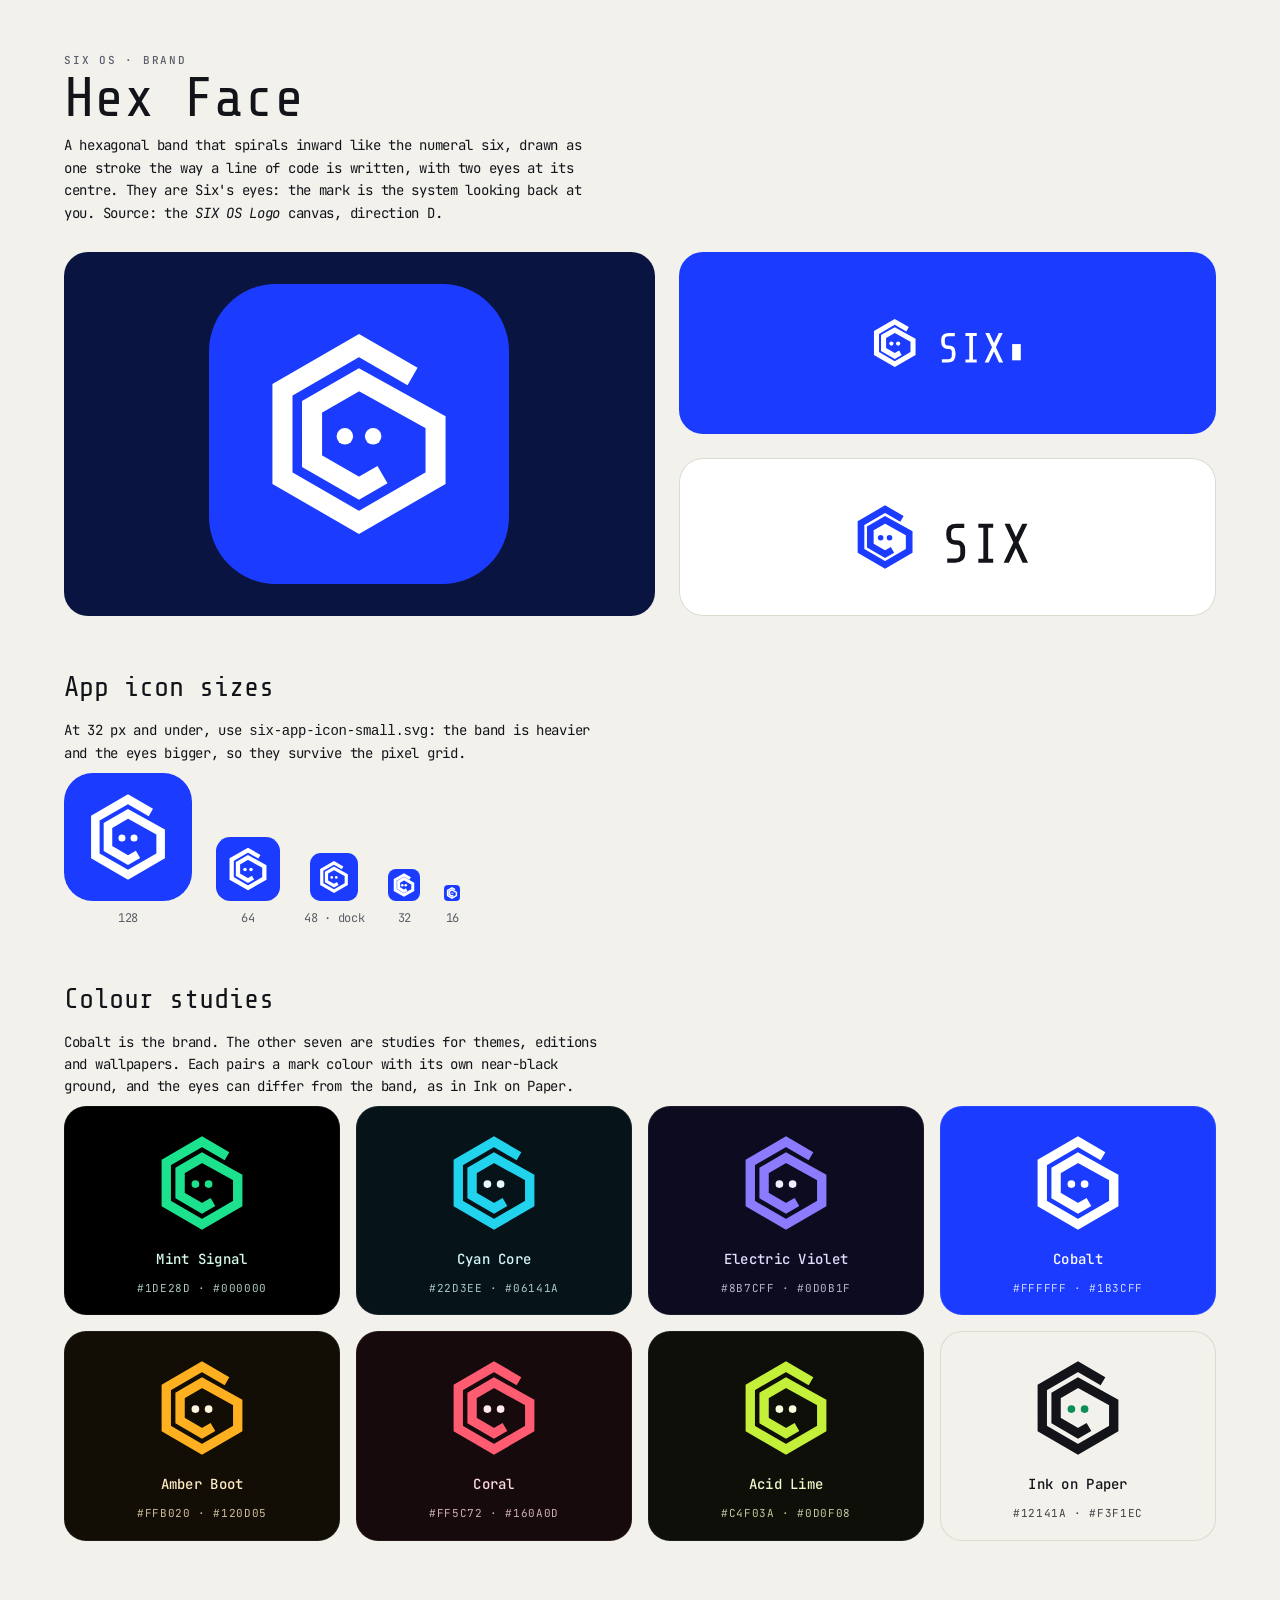
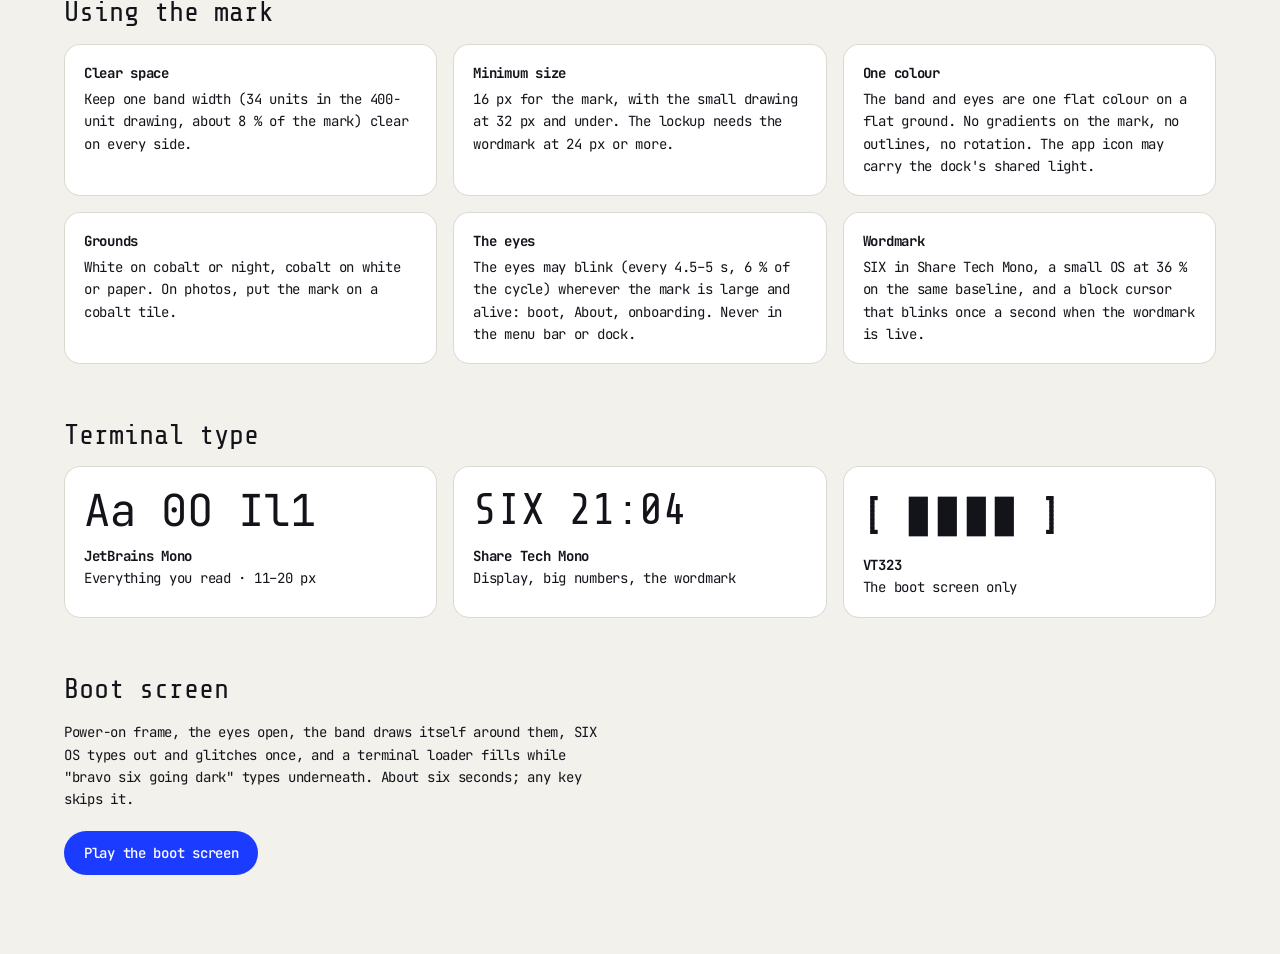
<file: design/brand/index.html>
<!doctype html>
<html lang="en">
<head>
<meta charset="utf-8">
<meta name="viewport" content="width=device-width, initial-scale=1">
<title>SIX Brand Sheet</title>
<meta name="description" content="The SIX OS mark, app icon, wordmark, colour studies and type, with the boot screen.">
<link rel="icon" href="six-app-icon-small.svg">
<link rel="preconnect" href="https://fonts.googleapis.com">
<link rel="preconnect" href="https://fonts.gstatic.com" crossorigin>
<link rel="stylesheet" href="https://fonts.googleapis.com/css2?family=JetBrains+Mono:wght@400;500;700&family=Share+Tech+Mono&family=VT323&display=swap">
<style>
:root {
  --brand: #1b3cff; --brand-ink: #c9d3ff; --night: #0a1440; --paper: #f3f1ec; --ink: #12141a; --muted: #5b5f6b; --line: #dcd9d1;
  --font-ui: "JetBrains Mono", ui-monospace, monospace; --font-display: "Share Tech Mono", "JetBrains Mono", monospace; --font-pixel: "VT323", monospace;
}
* { box-sizing: border-box; }
body { margin: 0; background: var(--paper); color: var(--ink); font: 400 14px/1.6 var(--font-ui); letter-spacing: -0.02em; -webkit-font-smoothing: antialiased; }
main { max-width: 1200px; margin: 0 auto; padding: 48px 24px 80px; }
h1 { font: 400 56px/1 var(--font-display); letter-spacing: 0; margin: 0; }
h2 { font: 400 28px/1.1 var(--font-display); letter-spacing: 0; margin: 56px 0 16px; }
.eyebrow { font: 500 11px/1.4 var(--font-ui); letter-spacing: 0.16em; text-transform: uppercase; color: var(--muted); }
p { max-width: 68ch; margin: 8px 0; }
a { color: var(--brand); }
.hero { display: grid; grid-template-columns: 1.1fr 1fr; gap: 24px; margin-top: 28px; }
.tile { border-radius: 24px; display: grid; place-items: center; min-height: 300px; padding: 32px; }
.night { background: var(--night); }
.cobalt { background: var(--brand); color: #fff; }
.white { background: #fff; box-shadow: inset 0 0 0 1px var(--line); }
.stack { display: grid; gap: 24px; }
.stack .tile { min-height: 138px; }
.icons { display: flex; align-items: flex-end; gap: 24px; flex-wrap: wrap; }
.icons figure { margin: 0; display: grid; justify-items: center; gap: 8px; font-size: 12px; color: var(--muted); }
.grid8 { display: grid; grid-template-columns: repeat(4, minmax(0, 1fr)); gap: 16px; }
.pal { border-radius: 22px; padding: 22px 12px 18px; display: grid; justify-items: center; gap: 14px; box-shadow: inset 0 0 0 1px rgba(255, 255, 255, 0.06); }
.pal svg { width: 110px; height: 110px; }
.pal b { font: 500 14px/1 var(--font-ui); letter-spacing: 0.02em; }
.pal small { font-size: 11px; letter-spacing: 0.06em; opacity: 0.8; }
.rules { display: grid; grid-template-columns: repeat(3, minmax(0, 1fr)); gap: 16px; }
.rule { background: #fff; border-radius: 16px; padding: 18px 20px; box-shadow: inset 0 0 0 1px var(--line); }
.rule b { display: block; margin-bottom: 4px; }
.faces { display: grid; grid-template-columns: repeat(3, minmax(0, 1fr)); gap: 16px; }
.face { background: #fff; border-radius: 16px; padding: 20px; box-shadow: inset 0 0 0 1px var(--line); }
.face .big { display: block; font-size: 44px; line-height: 1.1; margin-bottom: 10px; }
.bootlink { display: inline-flex; align-items: center; gap: 10px; margin-top: 12px; min-height: 44px; padding: 10px 20px; border-radius: 999px; background: var(--brand); color: #fff; text-decoration: none; font-weight: 500; }
.bootlink:focus-visible { outline: 2px solid var(--brand); outline-offset: 3px; }
@media (max-width: 860px) {
  .hero, .rules, .faces { grid-template-columns: 1fr; }
  .grid8 { grid-template-columns: repeat(2, minmax(0, 1fr)); }
  h1 { font-size: 40px; }
}
</style>
</head>
<body>
<main>
  <span class="eyebrow">SIX OS · brand</span>
  <h1>Hex Face</h1>
  <p>A hexagonal band that spirals inward like the numeral six, drawn as one stroke the way a line of code is written, with two eyes at its centre. They are Six's eyes: the mark is the system looking back at you. Source: the <em>SIX OS Logo</em> canvas, direction D.</p>

  <div class="hero">
    <div class="tile night"><img src="six-app-icon.svg" width="300" height="300" alt="SIX app icon: the white hex face on a cobalt rounded square"></div>
    <div class="stack">
      <div class="tile cobalt"><img src="six-lockup-cobalt.svg" height="104" alt="SIX OS lockup, white on cobalt, with the terminal cursor" style="max-width: 100%"></div>
      <div class="tile white"><img src="six-lockup.svg" height="80" alt="SIX OS lockup, cobalt mark and ink wordmark on white" style="max-width: 100%"></div>
    </div>
  </div>

  <h2>App icon sizes</h2>
  <p>At 32 px and under, use <code>six-app-icon-small.svg</code>: the band is heavier and the eyes bigger, so they survive the pixel grid.</p>
  <div class="icons">
    <figure><img src="six-app-icon.svg" width="128" height="128" alt=""><figcaption>128</figcaption></figure>
    <figure><img src="six-app-icon.svg" width="64" height="64" alt=""><figcaption>64</figcaption></figure>
    <figure><img src="six-app-icon.svg" width="48" height="48" alt=""><figcaption>48 · dock</figcaption></figure>
    <figure><img src="six-app-icon-small.svg" width="32" height="32" alt=""><figcaption>32</figcaption></figure>
    <figure><img src="six-app-icon-small.svg" width="16" height="16" alt=""><figcaption>16</figcaption></figure>
  </div>

  <h2>Colour studies</h2>
  <p>Cobalt is the brand. The other seven are studies for themes, editions and wallpapers. Each pairs a mark colour with its own near-black ground, and the eyes can differ from the band, as in Ink on Paper.</p>
  <div class="grid8" id="pals"></div>

  <h2>Using the mark</h2>
  <div class="rules">
    <div class="rule"><b>Clear space</b>Keep one band width (34 units in the 400-unit drawing, about 8 % of the mark) clear on every side.</div>
    <div class="rule"><b>Minimum size</b>16 px for the mark, with the small drawing at 32 px and under. The lockup needs the wordmark at 24 px or more.</div>
    <div class="rule"><b>One colour</b>The band and eyes are one flat colour on a flat ground. No gradients on the mark, no outlines, no rotation. The app icon may carry the dock's shared light.</div>
    <div class="rule"><b>Grounds</b>White on cobalt or night, cobalt on white or paper. On photos, put the mark on a cobalt tile.</div>
    <div class="rule"><b>The eyes</b>The eyes may blink (every 4.5–5 s, 6 % of the cycle) wherever the mark is large and alive: boot, About, onboarding. Never in the menu bar or dock.</div>
    <div class="rule"><b>Wordmark</b>SIX in Share Tech Mono, a small OS at 36 % on the same baseline, and a block cursor that blinks once a second when the wordmark is live.</div>
  </div>

  <h2>Terminal type</h2>
  <div class="faces">
    <div class="face"><span class="big" style="font-family: var(--font-ui)">Aa 0O Il1</span><b>JetBrains Mono</b><br>Everything you read · 11–20 px</div>
    <div class="face"><span class="big" style="font-family: var(--font-display)">SIX 21:04</span><b>Share Tech Mono</b><br>Display, big numbers, the wordmark</div>
    <div class="face"><span class="big" style="font-family: var(--font-pixel); font-size: 52px">[ ▮▮▮▮ ]</span><b>VT323</b><br>The boot screen only</div>
  </div>

  <h2>Boot screen</h2>
  <p>Power-on frame, the eyes open, the band draws itself around them, SIX OS types out and glitches once, and a terminal loader fills while "bravo six going dark" types underneath. About six seconds; any key skips it.</p>
  <a class="bootlink" href="boot.html">Play the boot screen</a>
</main>
<script>
const BAND = 'M90.9 -97.5 L0 -150 L-129.9 -75 L-129.9 75 L0 150 L129.9 75 L129.9 -20 L0 -92 L-79.67 -46 L-79.67 46 L0 92 L39.84 69';
const PALS = [
  ['Mint Signal', '#000000', '#1DE28D', '#1DE28D', '#D8FBE9'],
  ['Cyan Core', '#06141A', '#22D3EE', '#E6FBFF', '#D4F6FC'],
  ['Electric Violet', '#0D0B1F', '#8B7CFF', '#F1EEFF', '#E2DEFF'],
  ['Cobalt', '#1B3CFF', '#FFFFFF', '#FFFFFF', '#FFFFFF'],
  ['Amber Boot', '#120D05', '#FFB020', '#FFF4DE', '#FFEBC4'],
  ['Coral', '#160A0D', '#FF5C72', '#FFE9EC', '#FFD9DE'],
  ['Acid Lime', '#0D0F08', '#C4F03A', '#F7FFE0', '#EEF9C8'],
  ['Ink on Paper', '#F3F1EC', '#12141A', '#0B8F55', '#12141A'],
];
document.getElementById('pals').innerHTML = PALS.map(([name, bg, mark, eyes, ink]) => `<div class="pal" style="background:${bg};color:${ink}${bg === '#F3F1EC' ? ';box-shadow:inset 0 0 0 1px var(--line)' : ''}">
  <svg viewBox="-200 -200 400 400" role="img" aria-label="SIX mark in ${name}"><path d="${BAND}" fill="none" stroke="${mark}" stroke-width="34" stroke-linejoin="miter" stroke-miterlimit="4"/><circle cx="-24" cy="4" r="14" fill="${eyes}"/><circle cx="24" cy="4" r="14" fill="${eyes}"/></svg>
  <b>${name}</b><small>${mark} · ${bg}</small></div>`).join('');
</script>
</body>
</html>
</file>
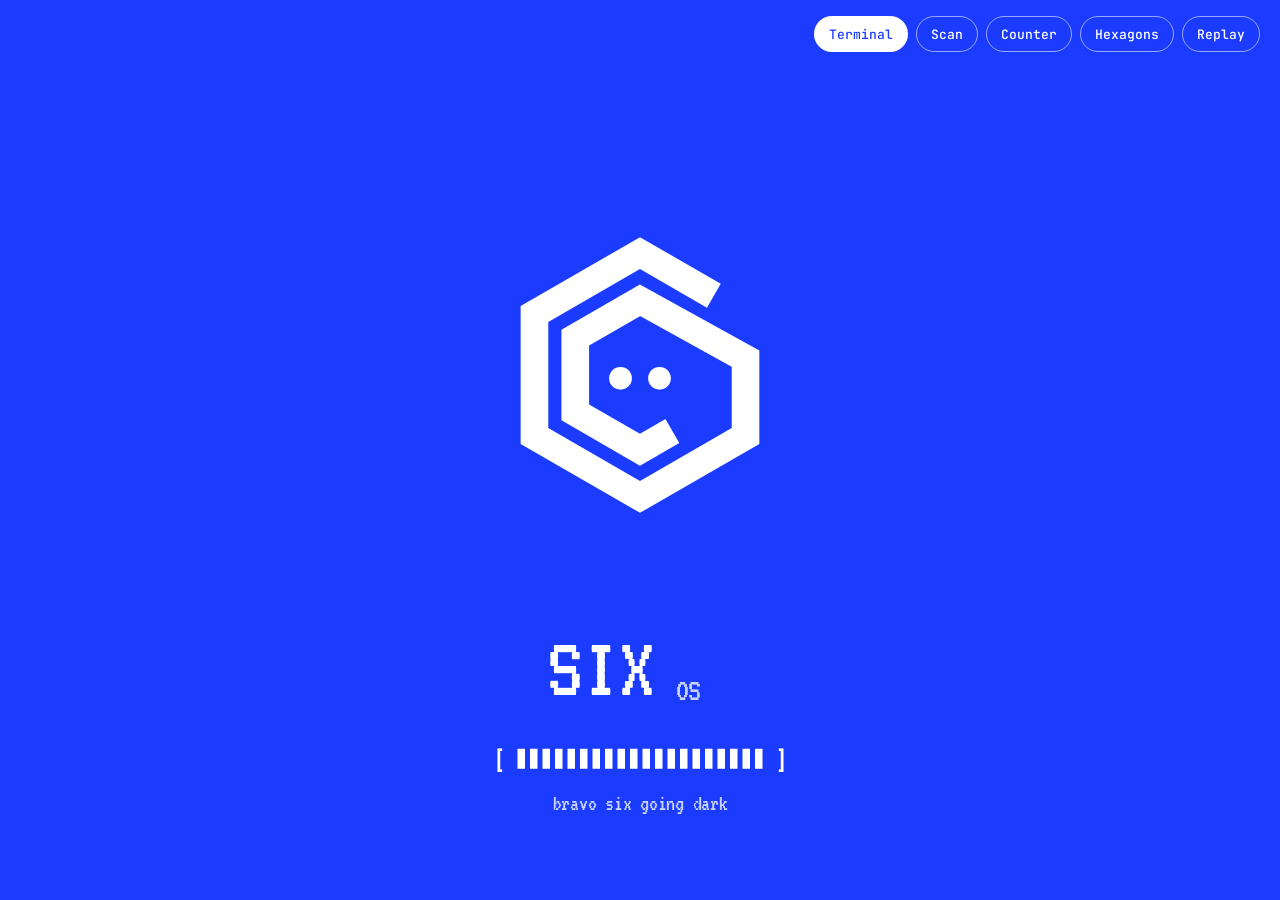
<file: design/brand/boot.html>
<!doctype html>
<html lang="en">
<head>
<meta charset="utf-8">
<meta name="viewport" content="width=device-width, initial-scale=1">
<title>SIX Boot Screen</title>
<meta name="description" content="The SIX OS boot screen: the mark's eyes open, the hex band draws itself around them, the wordmark types out and a terminal loader fills. Reference for the Plymouth theme.">
<link rel="icon" href="six-app-icon-small.svg">
<link rel="preconnect" href="https://fonts.googleapis.com">
<link rel="preconnect" href="https://fonts.gstatic.com" crossorigin>
<link rel="stylesheet" href="https://fonts.googleapis.com/css2?family=JetBrains+Mono:wght@500&family=VT323&display=swap">
<style>
/* Reference implementation of the SIX boot screen (design/guide/18-brand.md).
   Timeline, in seconds from power-on:
     0.15–0.60  black power-on frame fades away to cobalt
     0.50–0.95  the eyes pop open (overshoot spring)
     1.00 →     the eyes blink every 4.5 s
     1.30–2.80  the hex band draws itself around them
     2.70 →     terminal cursor blinks
     2.90–3.52  S I X, then O S, type one letter at a time
     3.40 →     the wordmark glitches once every 2.8 s (cyan and magenta slices)
     3.80–5.50  the loader runs; the status line types out
     6.30       the screen fades to the session (or the Plymouth theme hands over to the greeter) */
:root {
  --brand: #1b3cff; --brand-ink: #c9d3ff;
  --font-pixel: "VT323", "JetBrains Mono", monospace;
  --font-ui: "JetBrains Mono", ui-monospace, monospace;
}
html, body { height: 100%; margin: 0; }
body { background: var(--brand); color: #fff; font: 400 18px/1 var(--font-pixel); overflow: hidden; }
.stage { position: absolute; left: 50%; top: 50%; width: 1280px; height: 720px; transform: translate(-50%, -50%) scale(var(--bs, 1)); }
.markbox { position: absolute; inset: 0; padding-bottom: 120px; display: flex; align-items: center; justify-content: center; }
.markbox svg { width: 260px; height: 260px; overflow: visible; }
.low { position: absolute; left: 0; right: 0; bottom: 64px; display: flex; flex-direction: column; align-items: center; gap: 24px; }
.word { display: flex; align-items: flex-end; height: 72px; line-height: 1; }
.six { font-size: 72px; line-height: 1; white-space: nowrap; }
.os { font-size: 26px; line-height: 1; margin: 0 0 5px 16px; color: var(--brand-ink); white-space: nowrap; }
.cur { display: inline-block; width: 16px; height: 30px; margin: 0 0 3px 10px; background: #fff; opacity: 0; animation: cur 1s steps(1) 2.7s infinite; }
.load { display: flex; flex-direction: column; align-items: center; gap: 14px; }
.say { height: 22px; font-size: 18px; color: var(--brand-ink); }
.say span { display: inline-block; overflow: hidden; white-space: nowrap; width: 0; animation: say 1.3s steps(var(--n)) 3.8s forwards; }
.power { position: absolute; inset: 0; background: #000; animation: fade 0.45s ease-out 0.15s forwards; }
.draw { stroke-dasharray: 100; stroke-dashoffset: 100; animation: draw 1.5s cubic-bezier(0.65, 0, 0.35, 1) 1.3s forwards; }
.pop { transform-box: fill-box; transform-origin: center; transform: scale(0); animation: pop 0.45s cubic-bezier(0.3, 1.6, 0.5, 1) 0.5s forwards; }
.blink { transform-box: fill-box; transform-origin: center; animation: blink 4.5s 1s infinite; }
.ch { display: inline-block; overflow: hidden; width: 0; white-space: nowrap; vertical-align: bottom; animation: type 0.01s steps(1) forwards; }
.glitch { position: relative; display: inline-block; animation: jit 2.8s 3.4s infinite; }
.glitch::before, .glitch::after { content: attr(data-text); position: absolute; left: 0; top: 0; opacity: 0; pointer-events: none; }
.glitch::before { color: #4df3ff; animation: gA 2.8s 3.4s infinite; }
.glitch::after { color: #ff3e9a; animation: gB 2.8s 3.4s infinite; }
.term { display: flex; align-items: center; gap: 10px; font-size: 26px; line-height: 1; }
.bars { display: flex; gap: 4px; }
.bars > i { width: 6px; height: 16px; background: rgba(255, 255, 255, 0.22); }
.bars > i::after { content: ""; display: block; width: 100%; height: 100%; background: #fff; opacity: 0; animation: on 0.01s steps(1) var(--d) forwards; }
.scan { position: relative; width: 280px; height: 3px; border-radius: 2px; overflow: hidden; background: rgba(255, 255, 255, 0.22); }
.scan i { position: absolute; left: 0; top: 0; width: 80px; height: 100%; background: #fff; transform: translateX(-80px); animation: sweep 0.7s ease-in-out 3.8s 2 both; }
.scan b { position: absolute; inset: 0; background: #fff; transform: scaleX(0); transform-origin: left center; animation: fill 0.9s cubic-bezier(0.65, 0, 0.35, 1) 5.2s forwards; }
@property --p { syntax: '<integer>'; inherits: false; initial-value: 0; }
.pct { font-size: 26px; line-height: 1; counter-reset: p var(--p); animation: pct 2.2s cubic-bezier(0.4, 0, 0.2, 1) 3.8s forwards; }
.pct::after { content: "> " counter(p) "%"; }
.hexes { display: flex; gap: 12px; }
.hexes svg { width: 24px; height: 24px; }
.hexes .hx { transform-box: fill-box; transform-origin: center; transform: scale(0); animation: pop 0.32s cubic-bezier(0.3, 1.6, 0.5, 1) var(--d) forwards; }
@keyframes fade { to { opacity: 0; visibility: hidden; } }
@keyframes pop { to { transform: scale(1); } }
@keyframes blink { 0%, 100% { transform: scaleY(1); } 4% { transform: scaleY(0.1); } 8% { transform: scaleY(1); } }
@keyframes draw { to { stroke-dashoffset: 0; } }
@keyframes cur { 0%, 49.9% { opacity: 1; } 50%, 100% { opacity: 0; } }
@keyframes type { from, to { width: 1ch; } }
@keyframes on { from, to { opacity: 1; } }
@keyframes say { to { width: calc(var(--n) * 1ch); } }
@keyframes sweep { from { transform: translateX(-80px); } to { transform: translateX(280px); } }
@keyframes fill { to { transform: scaleX(1); } }
@keyframes pct { to { --p: 100; } }
@keyframes jit { 0%, 7%, 100% { transform: none; opacity: 1; } 1% { transform: translate(-3px, 1px) skewX(-10deg); } 2% { transform: translate(3px, -1px); opacity: 0.75; } 3% { transform: translate(-1px, 0) skewX(6deg); opacity: 1; } 5% { transform: translate(2px, 1px); } 6% { transform: none; } }
@keyframes gA { 0% { opacity: 0.9; transform: translate(-6px, 0); clip-path: inset(8% 0 62% 0); } 2% { opacity: 0.9; transform: translate(4px, 0); clip-path: inset(55% 0 18% 0); } 4% { opacity: 0.9; transform: translate(-3px, 0); clip-path: inset(30% 0 45% 0); } 6% { opacity: 0.9; transform: translate(6px, 0); clip-path: inset(78% 0 4% 0); } 7%, 100% { opacity: 0; transform: none; clip-path: inset(0 0 100% 0); } }
@keyframes gB { 0% { opacity: 0.9; transform: translate(5px, 0); clip-path: inset(60% 0 12% 0); } 2% { opacity: 0.9; transform: translate(-5px, 0); clip-path: inset(12% 0 70% 0); } 4% { opacity: 0.9; transform: translate(3px, 0); clip-path: inset(40% 0 38% 0); } 6% { opacity: 0.9; transform: translate(-4px, 0); clip-path: inset(2% 0 85% 0); } 7%, 100% { opacity: 0; transform: none; clip-path: inset(0 0 100% 0); } }
@media (prefers-reduced-motion: reduce) {
  *, *::before, *::after { animation: none !important; }
  .power, .scan i { display: none; }
  .draw { stroke-dashoffset: 0; } .pop, .hx { transform: none; }
  .cur, .bars > i::after { opacity: 1; } .ch { width: 1ch; }
  .say span { width: calc(var(--n) * 1ch); } .scan b { transform: none; } .pct { --p: 100; }
}
.controls { position: absolute; right: 20px; top: 16px; display: flex; flex-wrap: wrap; gap: 8px; justify-content: flex-end; max-width: calc(100% - 40px); font: 500 13px/1 var(--font-ui); letter-spacing: 0.02em; }
.controls button { min-height: 36px; padding: 8px 14px; border-radius: 999px; border: 1px solid rgba(255, 255, 255, 0.55); background: transparent; color: #fff; font: inherit; cursor: pointer; }
.controls button[aria-pressed="true"] { background: #fff; color: var(--brand); }
.controls button:focus-visible { outline: 2px solid #fff; outline-offset: 3px; }
</style>
</head>
<body>
<div id="screen" role="img" aria-label="SIX boot screen: the mark's eyes open, the hex band draws around them, SIX OS types out and a loader fills"></div>
<div class="controls" role="group" aria-label="Boot screen options">
  <button type="button" data-l="terminal" aria-pressed="true">Terminal</button>
  <button type="button" data-l="scan" aria-pressed="false">Scan</button>
  <button type="button" data-l="counter" aria-pressed="false">Counter</button>
  <button type="button" data-l="hexagons" aria-pressed="false">Hexagons</button>
  <button type="button" id="replay">Replay</button>
</div>
<script>
const BAND = 'M90.9 -97.5 L0 -150 L-129.9 -75 L-129.9 75 L0 150 L129.9 75 L129.9 -20 L0 -92 L-79.67 -46 L-79.67 46 L0 92 L39.84 69';
const SAY = 'bravo six going dark';
let loader = 'terminal';
function loaderHTML(kind) {
  if (kind === 'scan') return '<div class="scan"><i></i><b></b></div>';
  if (kind === 'counter') return '<div class="pct"></div>';
  if (kind === 'hexagons') return '<div class="hexes">' + [0, 1, 2, 3, 4, 5].map(i => `<svg viewBox="-12 -12 24 24"><polygon points="0,-10 8.66,-5 8.66,5 0,10 -8.66,5 -8.66,-5" fill="none" stroke="rgba(255,255,255,0.45)" stroke-width="1.6"/><polygon class="hx" style="--d:${(3.8 + i * 0.28).toFixed(2)}s" points="0,-7 6.06,-3.5 6.06,3.5 0,7 -6.06,3.5 -6.06,-3.5" fill="#fff"/></svg>`).join('') + '</div>';
  // 20 cells switching on at a slightly uneven pace, like real work
  let t = 3.8, cells = '';
  for (let i = 0; i < 20; i++) { cells += `<i style="--d:${t.toFixed(2)}s"></i>`; t += 0.035 + ((i * 37) % 7) * 0.016; }
  return `<div class="term"><span>[</span><div class="bars">${cells}</div><span>]</span></div>`;
}
function play() {
  const ch = (txt, t0) => [...txt].map((c, i) => `<span class="ch" style="animation-delay:${(t0 + i * 0.12).toFixed(2)}s">${c}</span>`).join('');
  document.getElementById('screen').innerHTML = `<div class="stage" aria-hidden="true">
    <div class="markbox"><svg viewBox="-200 -200 400 400"><path class="draw" pathLength="100" d="${BAND}" fill="none" stroke="#fff" stroke-width="34" stroke-linejoin="miter" stroke-miterlimit="4"/><g class="pop"><circle class="blink" cx="-24" cy="4" r="14" fill="#fff"/><circle class="blink" cx="24" cy="4" r="14" fill="#fff"/></g></svg></div>
    <div class="low">
      <div class="word"><span class="glitch six" data-text="SIX">${ch('SIX', 2.9)}</span><span class="os">${ch('OS', 3.4)}</span><span class="cur"></span></div>
      <div class="load">${loaderHTML(loader)}<div class="say" style="--n:${SAY.length}"><span>${SAY}</span></div></div>
    </div>
    <div class="power"></div>
  </div>`;
}
const fit = () => document.documentElement.style.setProperty('--bs', Math.min(innerWidth / 560, innerHeight / 720, 1.6).toFixed(3));
addEventListener('resize', fit); fit();
document.querySelector('.controls').addEventListener('click', e => {
  const b = e.target.closest('button'); if (!b) return;
  if (b.dataset.l) { loader = b.dataset.l; document.querySelectorAll('[data-l]').forEach(x => x.setAttribute('aria-pressed', x === b)); }
  play();
});
play();
</script>
</body>
</html>
</file>
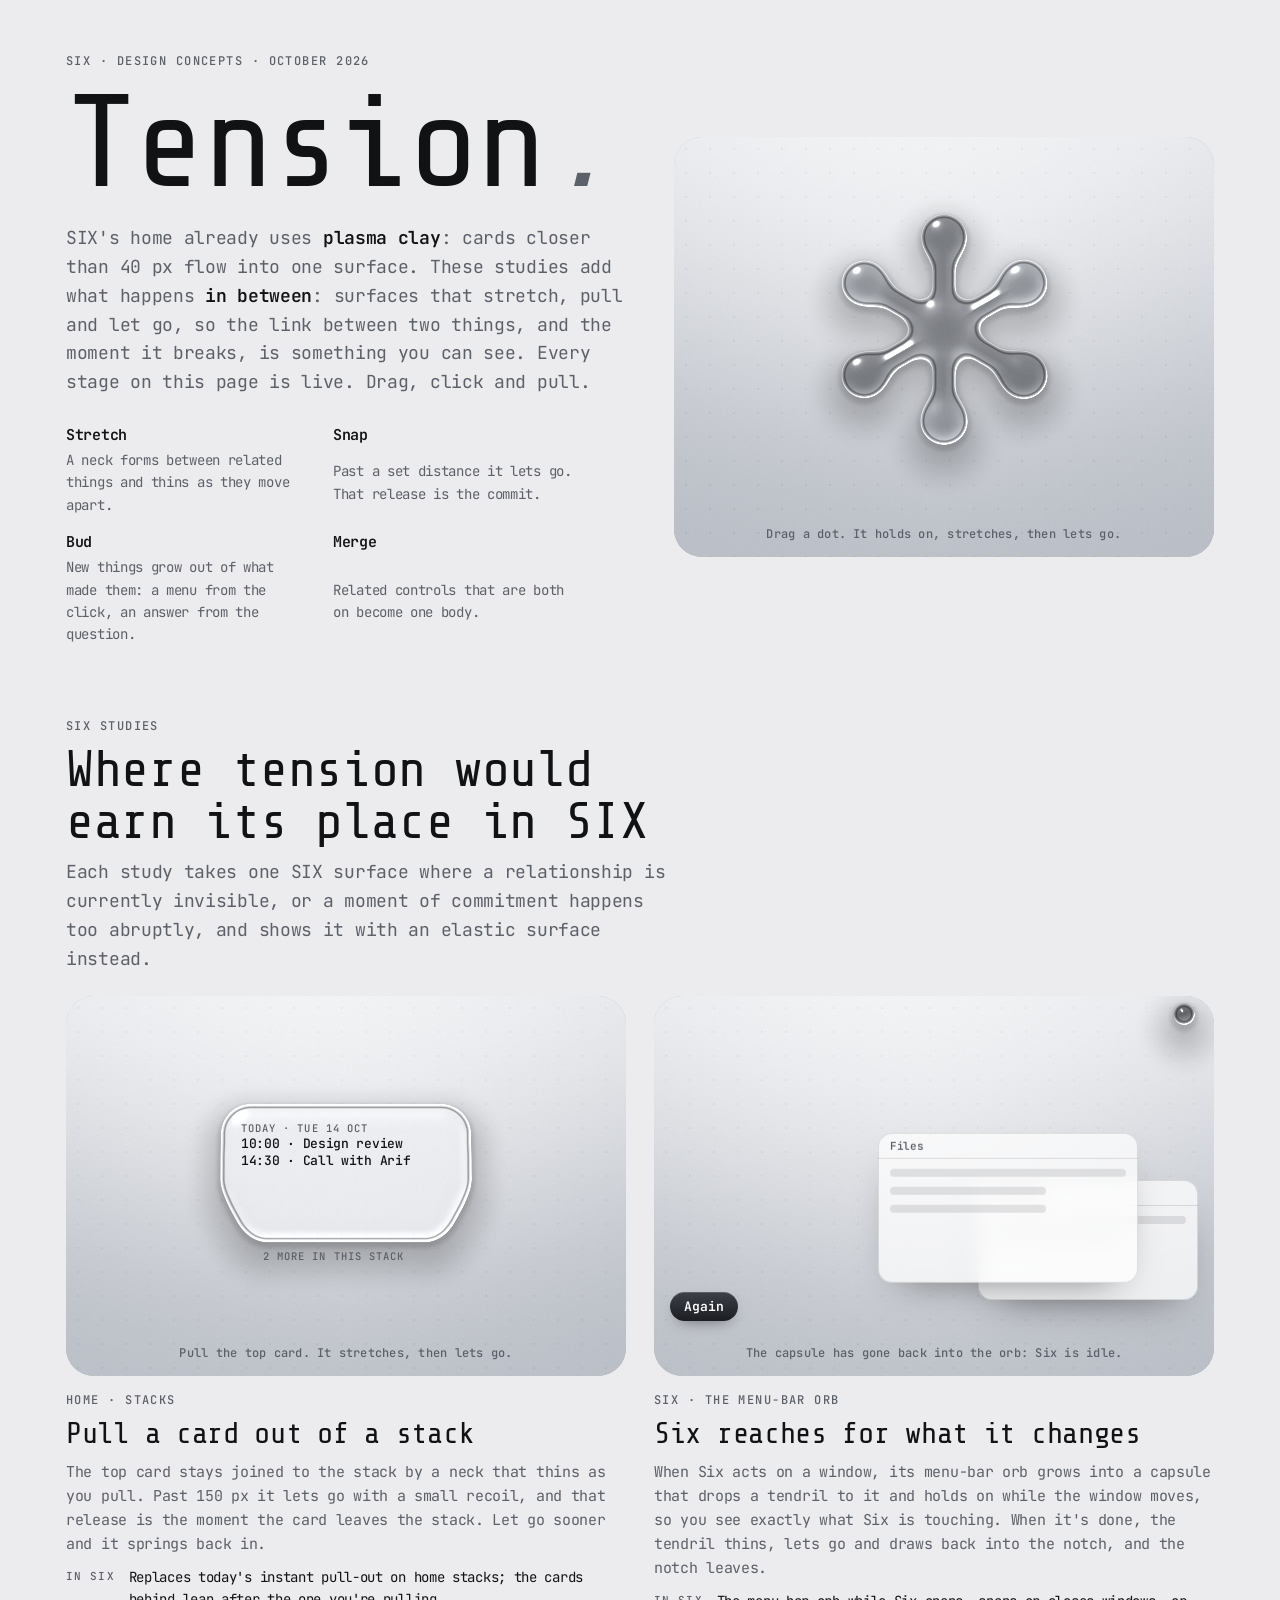
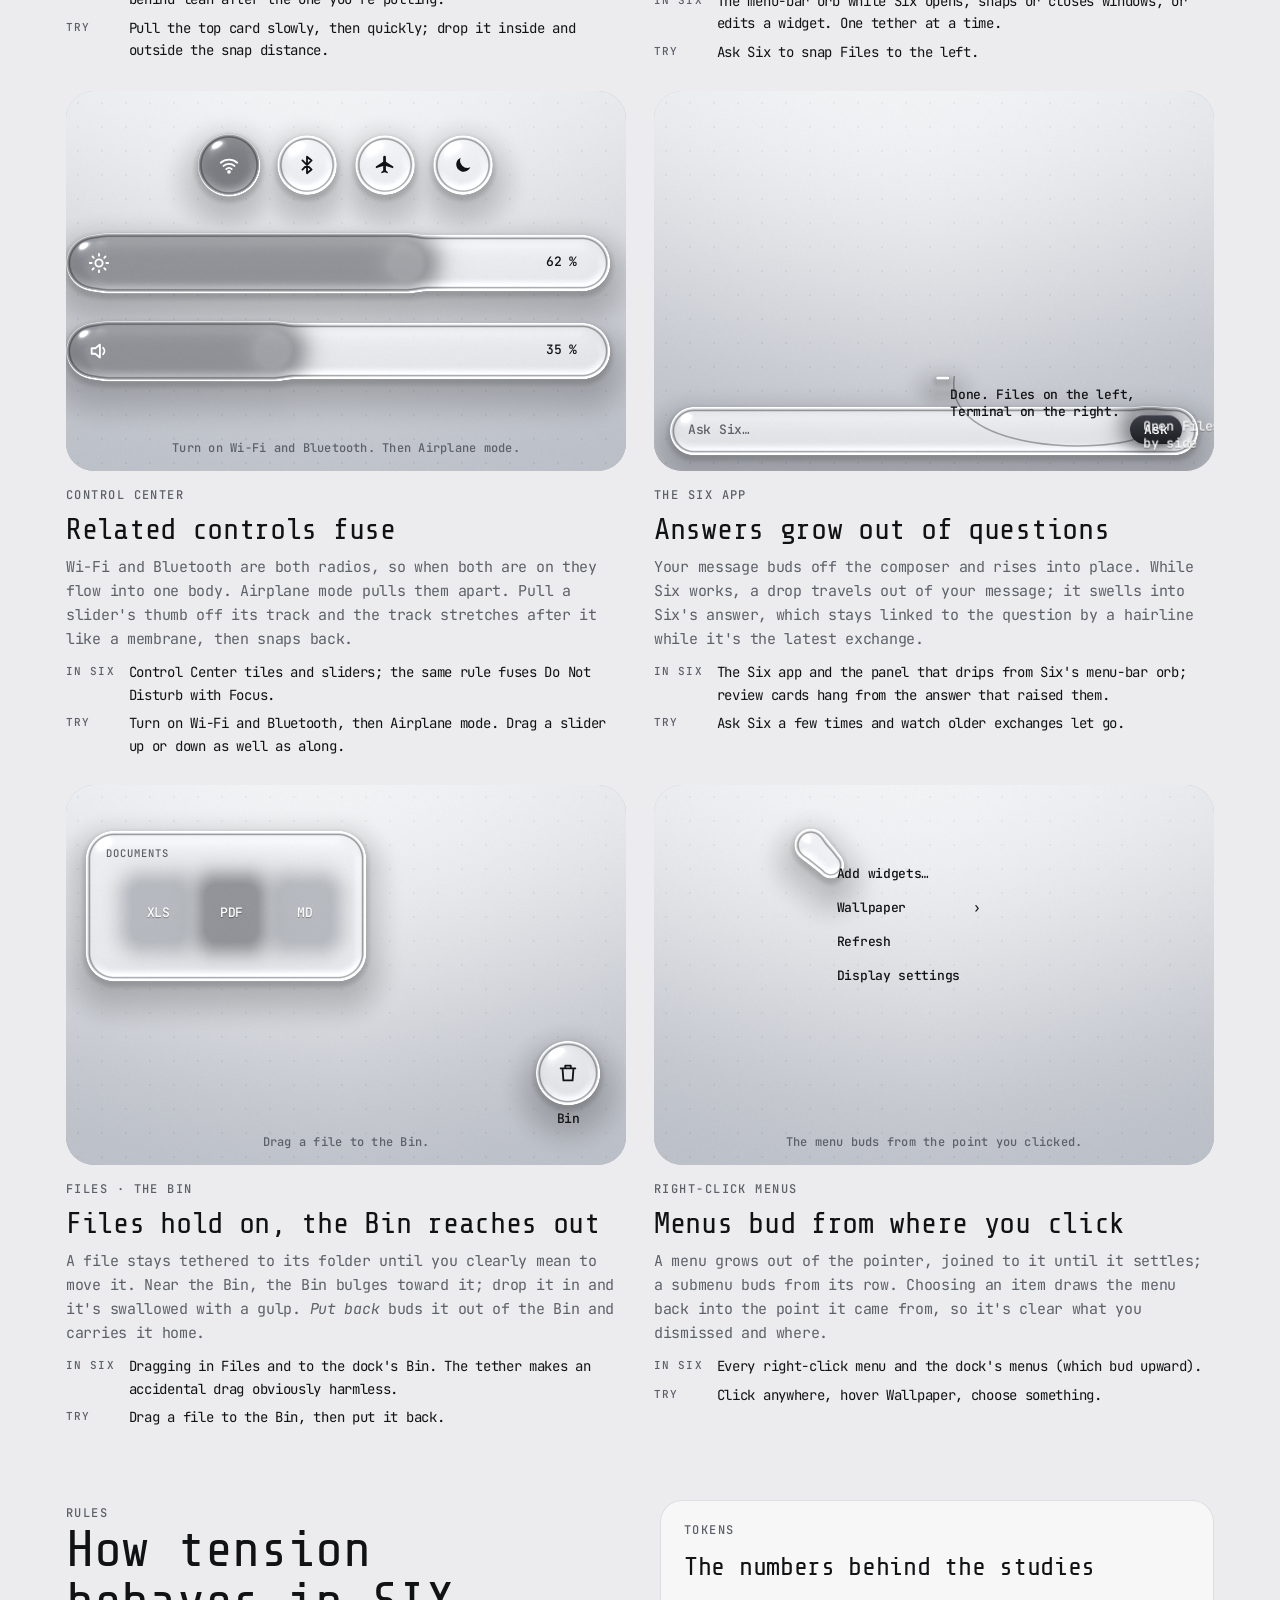
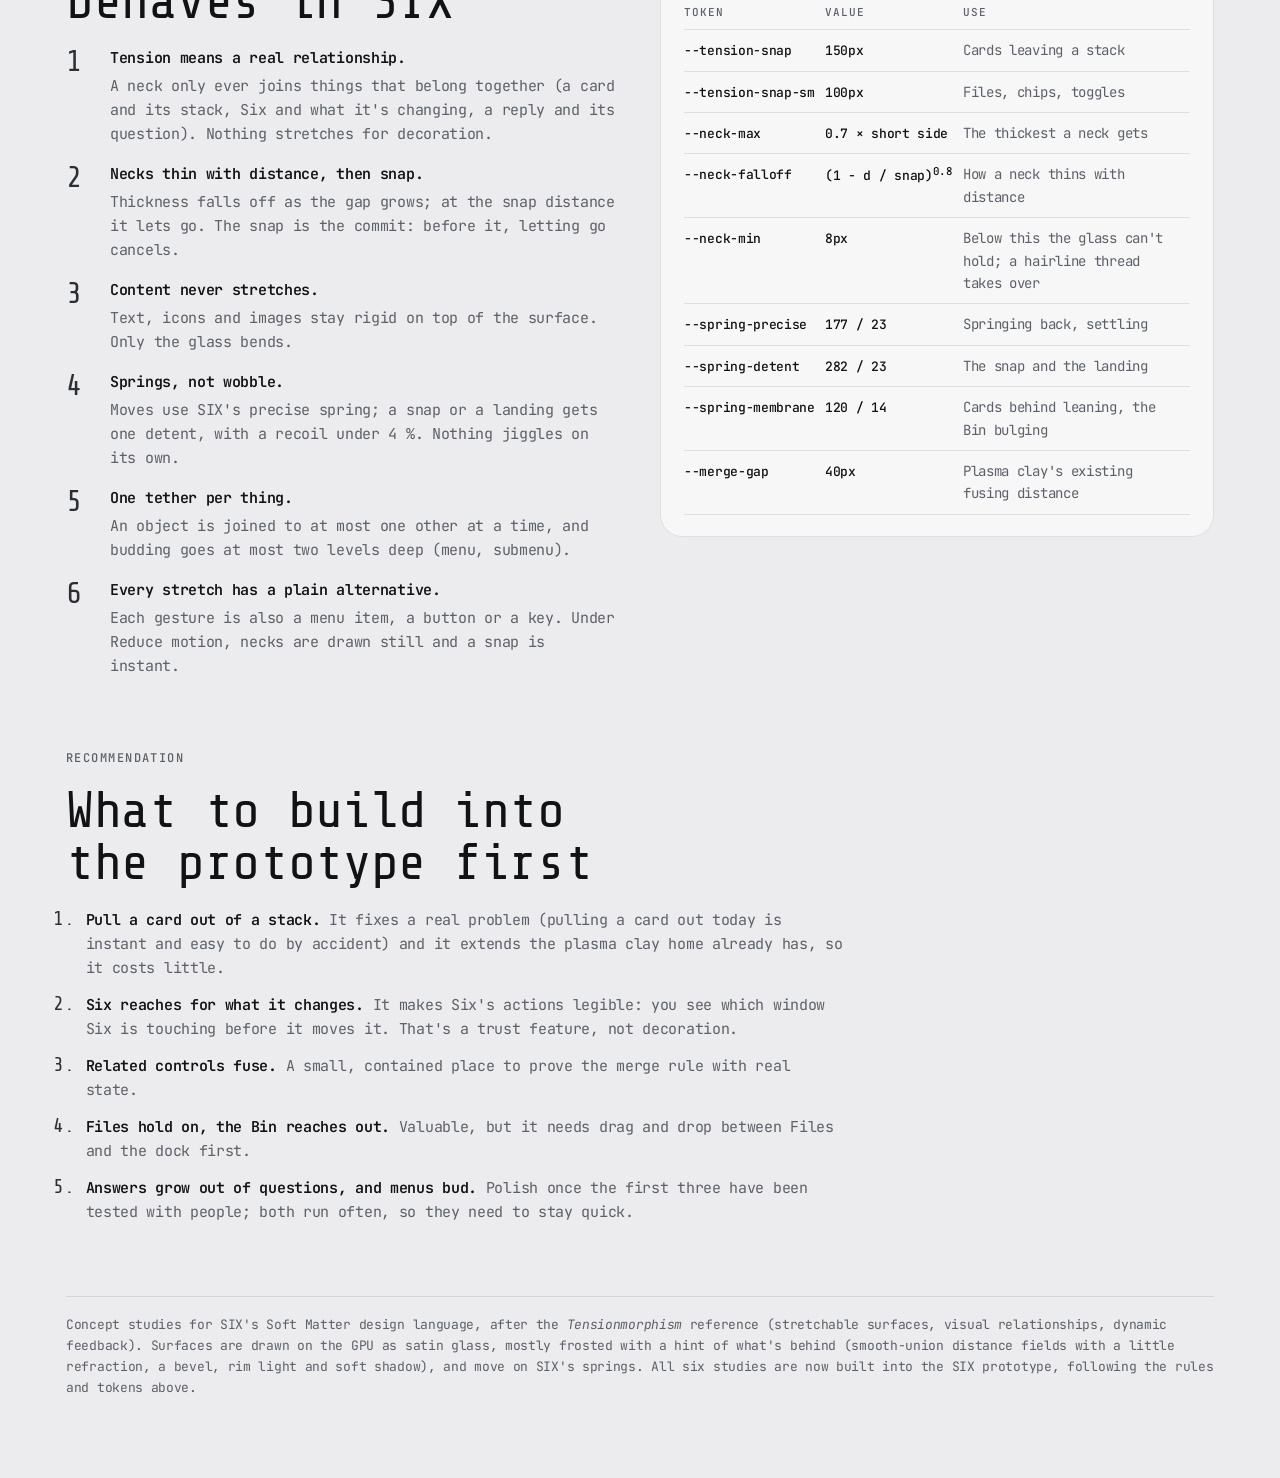
<file: design/concepts/tension.html>
<!doctype html>
<html lang="en">
<head>
<meta charset="utf-8">
<meta name="viewport" content="width=device-width, initial-scale=1, viewport-fit=cover">
<title>SIX Tension Studies</title>
<meta name="claude:viewport-fit-sides" content="cover">
<link rel="preconnect" href="https://fonts.googleapis.com">
<link rel="preconnect" href="https://fonts.gstatic.com" crossorigin>
<link rel="stylesheet" href="https://fonts.googleapis.com/css2?family=JetBrains+Mono:wght@400..700&family=Share+Tech+Mono&display=swap">
<style>
/* Layout: one reading column for the argument, opening onto a two-up grid of live studies.
   Each study is a stage (the elastic surface, drawn as SIX liquid glass) above a caption that
   says what the tension means and where it would live in SIX. */
:root {
  --bg: #ececee; --paper: #f7f7f8; --ink: #111214; --muted: #5c6068; --line: rgba(17, 18, 20, 0.1);
  --accent: #2b2e34; --stage-a: #e3e5e9; --stage-b: #b9bdc5; --key-light: #ffffff; --frost: #f4f5f7; --glass-fill: #eef0f3;
  --env-lo: #8f949c; --env-hi: #ffffff; --mat-on: #2b2e34; --mat-smoke: #6b7079; --mat-clear: #e9ebef;
  --on-ink: #ffffff; --on-muted: rgba(255, 255, 255, 0.72); --on-shadow: rgba(0, 0, 0, 0.35);
  --thread: rgba(17, 18, 20, 0.35); --win: rgba(255, 255, 255, 0.72); --win-edge: rgba(17, 18, 20, 0.12); --hover: rgba(17, 18, 20, 0.07);
  --act-bg: linear-gradient(180deg, #3d4048, #1b1d21); --act-ink: #ffffff; --act-edge: inset 0 1px 0 rgba(255, 255, 255, 0.16), 0 6px 16px -8px rgba(0, 0, 0, 0.6);
  --font-display: "Share Tech Mono", "JetBrains Mono", ui-monospace, monospace;
  --font-ui: "JetBrains Mono", ui-monospace, "Cascadia Mono", monospace;
  --font-mono: "JetBrains Mono", ui-monospace, "Cascadia Mono", monospace;
}
@media (prefers-color-scheme: dark) {
  :root:not([data-theme="light"]) {
    --bg: #08080a; --paper: #121316; --ink: #f2f3f5; --muted: #9ea2aa; --line: rgba(255, 255, 255, 0.08);
    --accent: #d4d7dd; --stage-a: #141518; --stage-b: #050506; --key-light: #6d7178; --frost: #24262b; --glass-fill: #2a2c31;
    --env-lo: #050506; --env-hi: #c9ccd2; --mat-on: #d4d7dd; --mat-smoke: #2f3238; --mat-clear: #3a3d44;
    --on-ink: #0d0e10; --on-muted: rgba(13, 14, 16, 0.66); --on-shadow: rgba(255, 255, 255, 0.35);
    --thread: rgba(212, 215, 221, 0.4); --win: rgba(22, 23, 26, 0.8); --win-edge: rgba(255, 255, 255, 0.1); --hover: rgba(255, 255, 255, 0.08);
    --act-bg: linear-gradient(180deg, #f4f5f7, #b4b8bf); --act-ink: #0d0e10; --act-edge: inset 0 1px 0 rgba(255, 255, 255, 0.8), 0 6px 16px -8px rgba(0, 0, 0, 0.8);
    color-scheme: dark;
  }
}
:root[data-theme="dark"] {
  --bg: #08080a; --paper: #121316; --ink: #f2f3f5; --muted: #9ea2aa; --line: rgba(255, 255, 255, 0.08);
  --accent: #d4d7dd; --stage-a: #141518; --stage-b: #050506; --key-light: #6d7178; --frost: #24262b; --glass-fill: #2a2c31;
  --env-lo: #050506; --env-hi: #c9ccd2; --mat-on: #d4d7dd; --mat-smoke: #2f3238; --mat-clear: #3a3d44;
  --on-ink: #0d0e10; --on-muted: rgba(13, 14, 16, 0.66); --on-shadow: rgba(255, 255, 255, 0.35);
  --thread: rgba(212, 215, 221, 0.4); --win: rgba(22, 23, 26, 0.8); --win-edge: rgba(255, 255, 255, 0.1); --hover: rgba(255, 255, 255, 0.08);
  --act-bg: linear-gradient(180deg, #f4f5f7, #b4b8bf); --act-ink: #0d0e10; --act-edge: inset 0 1px 0 rgba(255, 255, 255, 0.8), 0 6px 16px -8px rgba(0, 0, 0, 0.8);
    color-scheme: dark;
}
* { box-sizing: border-box; }
body { background: var(--bg); color: var(--ink); font: 400 15px/1.6 var(--font-ui); letter-spacing: -0.02em; -webkit-font-smoothing: antialiased; }
.wrap { max-width: 1180px; margin: 0 auto; padding-block: 40px 72px; padding-left: max(16px, env(safe-area-inset-left, 0px)); padding-right: max(16px, env(safe-area-inset-right, 0px)); display: grid; gap: 72px; }
h1, h2, h3 { margin: 0; text-wrap: balance; font-weight: 400; }
p { margin: 0; }
.eyebrow { font: 500 12px/1.4 var(--font-mono); letter-spacing: 0.12em; text-transform: uppercase; color: var(--muted); }

/* opener: the argument on the left, the six-dot mark holding itself together on the right */
.open { display: grid; grid-template-columns: minmax(0, 1.05fr) minmax(0, 1fr); gap: 40px; align-items: center; }
.open h1 { font: 400 clamp(64px, 11vw, 132px)/0.88 var(--font-display); letter-spacing: -0.02em; margin-top: 14px; }
.open h1 em { font-style: italic; color: var(--muted); }
.dek { margin-top: 22px; max-width: 34em; font-size: 18px; color: var(--muted); }
.dek b { color: var(--ink); font-weight: 600; }
.legend { margin-top: 26px; display: grid; grid-template-columns: repeat(2, minmax(0, 1fr)); gap: 14px 24px; max-width: 34em; }
.legend div { display: grid; gap: 2px; }
.legend b { font-weight: 600; font-size: 15px; }
.legend span { font-size: 14px; color: var(--muted); }

/* stages: the elastic surfaces */
.stage { position: relative; height: 380px; border-radius: 28px; overflow: hidden; touch-action: none; user-select: none; -webkit-user-select: none;
  background: radial-gradient(120% 90% at 30% 0%, var(--stage-a), var(--stage-b)); box-shadow: inset 0 0 0 1px var(--line); cursor: grab; }
.stage.hero { height: 420px; }
.stage:focus-visible { outline: 2px solid var(--accent); outline-offset: 4px; }
.stage > canvas.glass { position: absolute; inset: 0; width: 100%; height: 100%; display: block; }
.ui { position: absolute; inset: 0; pointer-events: none; }
.ui > * { position: absolute; left: 0; top: 0; }
.ui svg.threads { width: 100%; height: 100%; overflow: visible; }
.ui svg.threads path { fill: none; stroke: var(--thread); stroke-width: 1.5; stroke-linecap: round; }
.lab { font: 500 13px/1.3 var(--font-ui); color: var(--ink); white-space: nowrap; will-change: transform; }
.lab small { display: block; font: 500 10.5px/1.3 var(--font-mono); letter-spacing: 0.1em; text-transform: uppercase; color: var(--muted); }
.lab.on { color: var(--on-ink); text-shadow: 0 1px 1px var(--on-shadow); }
.lab.on small { color: var(--on-muted); }
.note { left: 0; right: 0; top: auto !important; bottom: 14px; text-align: center; font: 500 12px/1.4 var(--font-mono); color: var(--muted); letter-spacing: 0.02em; }
.act { pointer-events: auto; border: 0; border-radius: 999px; padding: 8px 14px; font: 600 13px/1 var(--font-ui); color: var(--act-ink); background: var(--act-bg); cursor: pointer; box-shadow: var(--act-edge); }
.act:focus-visible { outline: 2px solid var(--ink); outline-offset: 3px; }
.act.quiet { color: var(--ink); background: var(--paper); box-shadow: inset 0 0 0 1px var(--line); }
.win { border-radius: 14px; background: var(--win); box-shadow: inset 0 0 0 1px var(--win-edge), 0 18px 40px -22px rgba(0, 0, 0, 0.5); -webkit-backdrop-filter: blur(10px); backdrop-filter: blur(10px); overflow: hidden; will-change: transform; }
.win i { display: block; height: 26px; border-bottom: 1px solid var(--win-edge); font: 600 11px/26px var(--font-ui); font-style: normal; padding-left: 12px; color: var(--muted); }
.win s { display: block; margin: 10px 12px 0; height: 8px; border-radius: 4px; background: var(--line); text-decoration: none; }
.win s + s { width: 60%; }
.ico { width: 22px; height: 22px; display: grid; place-items: center; color: var(--ink); }
.ico.on { color: var(--on-ink); }
.ico svg { width: 22px; height: 22px; }
.mrow { pointer-events: auto; font: 500 13px/1 var(--font-ui); color: var(--ink); padding: 0 12px; height: 32px; display: flex; align-items: center; justify-content: space-between; border-radius: 9px; cursor: pointer; }
.mrow:hover { background: var(--hover); }

/* studies */
.studies { display: grid; gap: 22px; }
.studies-head { display: grid; gap: 10px; max-width: 46em; }
.studies-head h2, .rules h2, .first h2 { font: 400 clamp(36px, 5vw, 52px)/1 var(--font-display); }
.grid { display: grid; grid-template-columns: repeat(2, minmax(0, 1fr)); gap: 28px; }
.study { display: grid; gap: 16px; align-content: start; }
.study h3 { font: 400 30px/1.05 var(--font-display); }
.study p { color: var(--muted); max-width: 40em; }
.study dl { display: grid; grid-template-columns: auto minmax(0, 1fr); gap: 6px 14px; margin: 0; font-size: 14px; }
.study dt { font: 500 11px/1.9 var(--font-mono); letter-spacing: 0.1em; text-transform: uppercase; color: var(--muted); }
.study dd { margin: 0; }
.cap { display: grid; gap: 10px; }

/* rules and tokens */
.rules { display: grid; grid-template-columns: minmax(0, 1fr) minmax(0, 1fr); gap: 40px; align-items: start; }
.rules ol { margin: 18px 0 0; padding: 0; list-style: none; display: grid; gap: 16px; counter-reset: r; }
.rules li { display: grid; grid-template-columns: 34px minmax(0, 1fr); gap: 4px 10px; counter-increment: r; }
.rules li::before { content: counter(r); grid-row: span 2; font: 400 30px/1 var(--font-display); color: var(--accent); }
.rules li b { font-weight: 600; }
.rules li span { color: var(--muted); font-size: 15px; }
.tok { background: var(--paper); border-radius: 22px; padding: 22px 24px; box-shadow: inset 0 0 0 1px var(--line); display: grid; gap: 14px; }
.tok h3 { font: 400 26px/1.1 var(--font-display); }
.tbl { overflow-x: auto; }
table { width: 100%; border-collapse: collapse; font-size: 14px; }
th, td { text-align: left; padding: 9px 10px 9px 0; border-bottom: 1px solid var(--line); vertical-align: top; }
th { font: 500 11px/1.4 var(--font-mono); letter-spacing: 0.1em; text-transform: uppercase; color: var(--muted); }
td code { font: 500 13px/1.4 var(--font-mono); color: var(--ink); white-space: nowrap; }
td:last-child { color: var(--muted); }
.first { display: grid; gap: 18px; max-width: 52em; }
.first ol { margin: 0; padding-left: 1.3em; display: grid; gap: 12px; }
.first li::marker { font: 400 20px var(--font-display); color: var(--accent); }
.first li b { font-weight: 600; }
.first li span { color: var(--muted); }
footer { font-size: 13px; color: var(--muted); border-top: 1px solid var(--line); padding-top: 18px; }

@media (max-width: 900px) {
  .open, .rules { grid-template-columns: minmax(0, 1fr); }
  .grid { grid-template-columns: minmax(0, 1fr); }
  .stage.hero { height: 340px; }
}
@media (max-width: 520px) {
  .legend { grid-template-columns: minmax(0, 1fr); }
  .wrap { gap: 56px; }
}
@media (prefers-reduced-motion: reduce) { .act { transition: none; } }
</style>
</head>
<body>
<main class="wrap">
  <header class="open">
    <div>
      <span class="eyebrow">SIX · design concepts · October 2026</span>
      <h1>Tension<em>.</em></h1>
      <p class="dek">SIX's home already uses <b>plasma clay</b>: cards closer than 40 px flow into one surface. These studies add what happens <b>in between</b>: surfaces that stretch, pull and let go, so the link between two things, and the moment it breaks, is something you can see. Every stage on this page is live. Drag, click and pull.</p>
      <div class="legend">
        <div><b>Stretch</b><span>A neck forms between related things and thins as they move apart.</span></div>
        <div><b>Snap</b><span>Past a set distance it lets go. That release is the commit.</span></div>
        <div><b>Bud</b><span>New things grow out of what made them: a menu from the click, an answer from the question.</span></div>
        <div><b>Merge</b><span>Related controls that are both on become one body.</span></div>
      </div>
    </div>
    <div class="stage hero" id="hero" tabindex="0" aria-label="The SIX mark: six dots held to the centre. Drag a dot to stretch it until it lets go.">
      <div class="goo"></div><div class="ui"><span class="note">Drag a dot. It holds on, stretches, then lets go.</span></div>
    </div>
  </header>

  <section class="studies" aria-labelledby="studiesH">
    <div class="studies-head">
      <span class="eyebrow">Six studies</span>
      <h2 id="studiesH">Where tension would earn its place in SIX</h2>
      <p class="dek" style="margin-top:0">Each study takes one SIX surface where a relationship is currently invisible, or a moment of commitment happens too abruptly, and shows it with an elastic surface instead.</p>
    </div>
    <div class="grid">
      <article class="study">
        <div class="stage" id="sStack" tabindex="0" aria-label="A widget stack. Pull the top card out."><div class="goo"></div><div class="ui"></div></div>
        <div class="cap">
          <span class="eyebrow">Home · stacks</span>
          <h3>Pull a card out of a stack</h3>
          <p>The top card stays joined to the stack by a neck that thins as you pull. Past 150 px it lets go with a small recoil, and that release is the moment the card leaves the stack. Let go sooner and it springs back in.</p>
          <dl><dt>In SIX</dt><dd>Replaces today's instant pull-out on home stacks; the cards behind lean after the one you're pulling.</dd><dt>Try</dt><dd>Pull the top card slowly, then quickly; drop it inside and outside the snap distance.</dd></dl>
        </div>
      </article>
      <article class="study">
        <div class="stage" id="sPip" tabindex="0" aria-label="Six's menu-bar orb reaching for a window it is moving."><div class="goo"></div><div class="ui"></div></div>
        <div class="cap">
          <span class="eyebrow">Six · the menu-bar orb</span>
          <h3>Six reaches for what it changes</h3>
          <p>When Six acts on a window, its menu-bar orb grows into a capsule that drops a tendril to it and holds on while the window moves, so you see exactly what Six is touching. When it's done, the tendril thins, lets go and draws back into the notch, and the notch leaves.</p>
          <dl><dt>In SIX</dt><dd>The menu-bar orb while Six opens, snaps or closes windows, or edits a widget. One tether at a time.</dd><dt>Try</dt><dd>Ask Six to snap Files to the left.</dd></dl>
        </div>
      </article>
      <article class="study">
        <div class="stage" id="sCC" tabindex="0" aria-label="Control Center: radios merge when both are on; sliders stretch."><div class="goo"></div><div class="ui"></div></div>
        <div class="cap">
          <span class="eyebrow">Control Center</span>
          <h3>Related controls fuse</h3>
          <p>Wi-Fi and Bluetooth are both radios, so when both are on they flow into one body. Airplane mode pulls them apart. Pull a slider's thumb off its track and the track stretches after it like a membrane, then snaps back.</p>
          <dl><dt>In SIX</dt><dd>Control Center tiles and sliders; the same rule fuses Do Not Disturb with Focus.</dd><dt>Try</dt><dd>Turn on Wi-Fi and Bluetooth, then Airplane mode. Drag a slider up or down as well as along.</dd></dl>
        </div>
      </article>
      <article class="study">
        <div class="stage" id="sChat" tabindex="0" aria-label="The Six app: answers grow out of questions."><div class="goo"></div><div class="ui"></div></div>
        <div class="cap">
          <span class="eyebrow">The Six app</span>
          <h3>Answers grow out of questions</h3>
          <p>Your message buds off the composer and rises into place. While Six works, a drop travels out of your message; it swells into Six's answer, which stays linked to the question by a hairline while it's the latest exchange.</p>
          <dl><dt>In SIX</dt><dd>The Six app and the panel that drips from Six's menu-bar orb; review cards hang from the answer that raised them.</dd><dt>Try</dt><dd>Ask Six a few times and watch older exchanges let go.</dd></dl>
        </div>
      </article>
      <article class="study">
        <div class="stage" id="sFiles" tabindex="0" aria-label="Files: a file holds on to its folder; the Bin reaches out."><div class="goo"></div><div class="ui"></div></div>
        <div class="cap">
          <span class="eyebrow">Files · the Bin</span>
          <h3>Files hold on, the Bin reaches out</h3>
          <p>A file stays tethered to its folder until you clearly mean to move it. Near the Bin, the Bin bulges toward it; drop it in and it's swallowed with a gulp. <i>Put back</i> buds it out of the Bin and carries it home.</p>
          <dl><dt>In SIX</dt><dd>Dragging in Files and to the dock's Bin. The tether makes an accidental drag obviously harmless.</dd><dt>Try</dt><dd>Drag a file to the Bin, then put it back.</dd></dl>
        </div>
      </article>
      <article class="study">
        <div class="stage" id="sMenu" tabindex="0" aria-label="Menus bud from where you click. Click or right-click anywhere."><div class="goo"></div><div class="ui"></div></div>
        <div class="cap">
          <span class="eyebrow">Right-click menus</span>
          <h3>Menus bud from where you click</h3>
          <p>A menu grows out of the pointer, joined to it until it settles; a submenu buds from its row. Choosing an item draws the menu back into the point it came from, so it's clear what you dismissed and where.</p>
          <dl><dt>In SIX</dt><dd>Every right-click menu and the dock's menus (which bud upward).</dd><dt>Try</dt><dd>Click anywhere, hover Wallpaper, choose something.</dd></dl>
        </div>
      </article>
    </div>
  </section>

  <section class="rules" aria-labelledby="rulesH">
    <div>
      <span class="eyebrow">Rules</span>
      <h2 id="rulesH">How tension behaves in SIX</h2>
      <ol>
        <li><b>Tension means a real relationship.</b><span>A neck only ever joins things that belong together (a card and its stack, Six and what it's changing, a reply and its question). Nothing stretches for decoration.</span></li>
        <li><b>Necks thin with distance, then snap.</b><span>Thickness falls off as the gap grows; at the snap distance it lets go. The snap is the commit: before it, letting go cancels.</span></li>
        <li><b>Content never stretches.</b><span>Text, icons and images stay rigid on top of the surface. Only the glass bends.</span></li>
        <li><b>Springs, not wobble.</b><span>Moves use SIX's precise spring; a snap or a landing gets one detent, with a recoil under 4 %. Nothing jiggles on its own.</span></li>
        <li><b>One tether per thing.</b><span>An object is joined to at most one other at a time, and budding goes at most two levels deep (menu, submenu).</span></li>
        <li><b>Every stretch has a plain alternative.</b><span>Each gesture is also a menu item, a button or a key. Under Reduce motion, necks are drawn still and a snap is instant.</span></li>
      </ol>
    </div>
    <div class="tok">
      <span class="eyebrow">Tokens</span>
      <h3>The numbers behind the studies</h3>
      <div class="tbl">
        <table>
          <thead><tr><th>Token</th><th>Value</th><th>Use</th></tr></thead>
          <tbody>
            <tr><td><code>--tension-snap</code></td><td><code>150px</code></td><td>Cards leaving a stack</td></tr>
            <tr><td><code>--tension-snap-sm</code></td><td><code>100px</code></td><td>Files, chips, toggles</td></tr>
            <tr><td><code>--neck-max</code></td><td><code>0.7 × short side</code></td><td>The thickest a neck gets</td></tr>
            <tr><td><code>--neck-falloff</code></td><td><code>(1 − d / snap)<sup>0.8</sup></code></td><td>How a neck thins with distance</td></tr>
            <tr><td><code>--neck-min</code></td><td><code>8px</code></td><td>Below this the glass can't hold; a hairline thread takes over</td></tr>
            <tr><td><code>--spring-precise</code></td><td><code>177 / 23</code></td><td>Springing back, settling</td></tr>
            <tr><td><code>--spring-detent</code></td><td><code>282 / 23</code></td><td>The snap and the landing</td></tr>
            <tr><td><code>--spring-membrane</code></td><td><code>120 / 14</code></td><td>Cards behind leaning, the Bin bulging</td></tr>
            <tr><td><code>--merge-gap</code></td><td><code>40px</code></td><td>Plasma clay's existing fusing distance</td></tr>
          </tbody>
        </table>
      </div>
    </div>
  </section>

  <section class="first" aria-labelledby="firstH">
    <span class="eyebrow">Recommendation</span>
    <h2 id="firstH">What to build into the prototype first</h2>
    <ol>
      <li><b>Pull a card out of a stack.</b> <span>It fixes a real problem (pulling a card out today is instant and easy to do by accident) and it extends the plasma clay home already has, so it costs little.</span></li>
      <li><b>Six reaches for what it changes.</b> <span>It makes Six's actions legible: you see which window Six is touching before it moves it. That's a trust feature, not decoration.</span></li>
      <li><b>Related controls fuse.</b> <span>A small, contained place to prove the merge rule with real state.</span></li>
      <li><b>Files hold on, the Bin reaches out.</b> <span>Valuable, but it needs drag and drop between Files and the dock first.</span></li>
      <li><b>Answers grow out of questions, and menus bud.</b> <span>Polish once the first three have been tested with people; both run often, so they need to stay quick.</span></li>
    </ol>
  </section>

  <footer>Concept studies for SIX's Soft Matter design language, after the <i>Tensionmorphism</i> reference (stretchable surfaces, visual relationships, dynamic feedback). Surfaces are drawn on the GPU as satin glass, mostly frosted with a hint of what's behind (smooth-union distance fields with a little refraction, a bevel, rim light and soft shadow), and move on SIX's springs. All six studies are now built into the SIX prototype, following the rules and tokens above.</footer>
</main>

<script>
(() => {
  const RM = matchMedia('(prefers-reduced-motion: reduce)');
  const still = () => RM.matches;
  // a spring-driven number: k stiffness, c damping (SIX's precise spring by default)
  class Sp {
    constructor(v) { this.v = v; this.t = v; this.u = 0; }
    to(t) { this.t = t; return this; }
    jump(v) { this.v = this.t = v; this.u = 0; return this; }
    kick(u) { if (!still()) this.u += u; return this; }
    step(dt, k = 177, c = 23) {
      if (still()) { this.v = this.t; this.u = 0; return; }
      this.u += (k * (this.t - this.v) - c * this.u) * dt; this.v += this.u * dt;
    }
  }
  const PRE = [177, 23], DET = [282, 23], MEM = [120, 14];
  const el = (parent, cls, html = '', tag = 'div') => {
    if (parent && parent.isGlass) {   // a shape on the glass surface (drawn by the shader, not the DOM)
      const h = { className: cls, vis: false, t: 0, x: 0, y: 0, a: 0, b: 0, r: 0, remove() { const i = parent.prims.indexOf(h); if (i >= 0) parent.prims.splice(i, 1); } };
      parent.prims.push(h); return h;
    }
    const e = document.createElement(tag); if (cls) e.className = cls; if (html) e.innerHTML = html; parent.append(e); return e;
  };
  // a rounded shape centred on (x, y)
  function shape(e, x, y, w, h, r) {
    if (w < 0.5 || h < 0.5) { e.vis = false; return; }
    Object.assign(e, { vis: true, t: 0, x, y, a: w / 2, b: h / 2, r: Math.min(r ?? Math.min(w, h) / 2, Math.min(w, h) / 2) });
  }
  // a capsule from a to b, t thick: through the surface it becomes the neck between them
  function neck(e, ax, ay, bx, by, t) {
    if (t < 1 || Math.hypot(bx - ax, by - ay) < 1) { e.vis = false; return; }
    Object.assign(e, { vis: true, t: 1, x: ax, y: ay, a: bx, b: by, r: t / 2 });
  }
  const neckT = (d, snap, t0) => (d >= snap ? 0 : t0 * Math.pow(1 - d / snap, 0.8));
  const place = (e, x, y) => { e.style.transform = `translate(${x.toFixed(1)}px, ${y.toFixed(1)}px)`; };
  const lerp = (a, b, k) => a + (b - a) * k;
  const clamp = (v, a, b) => Math.max(a, Math.min(b, v));
  const ICON = {
    wifi: '<svg viewBox="0 0 24 24" fill="none" stroke="currentColor" stroke-width="2" stroke-linecap="round"><path d="M3 9.5a14 14 0 0 1 18 0"/><path d="M6 13a9 9 0 0 1 12 0"/><path d="M9 16.5a4 4 0 0 1 6 0"/><circle cx="12" cy="19.5" r="1" fill="currentColor"/></svg>',
    bt: '<svg viewBox="0 0 24 24" fill="none" stroke="currentColor" stroke-width="2" stroke-linecap="round" stroke-linejoin="round"><path d="m7 7 10 10-5 4V3l5 4L7 17"/></svg>',
    plane: '<svg viewBox="0 0 24 24" fill="currentColor"><path d="M21 15.5v-2l-8-5V3.5a1.5 1.5 0 0 0-3 0V8.5l-8 5v2l8-2.5V18l-2 1.5V21l3.5-1 3.5 1v-1.5L13 18v-5z"/></svg>',
    moon: '<svg viewBox="0 0 24 24" fill="currentColor"><path d="M20 14.5A8 8 0 0 1 9.5 4a8 8 0 1 0 10.5 10.5z"/></svg>',
    sun: '<svg viewBox="0 0 24 24" fill="none" stroke="currentColor" stroke-width="2" stroke-linecap="round"><circle cx="12" cy="12" r="4"/><path d="M12 2v2M12 20v2M4.9 4.9l1.4 1.4M17.7 17.7l1.4 1.4M2 12h2M20 12h2M4.9 19.1l1.4-1.4M17.7 6.3l1.4-1.4"/></svg>',
    vol: '<svg viewBox="0 0 24 24" fill="none" stroke="currentColor" stroke-width="2" stroke-linecap="round" stroke-linejoin="round"><path d="M4 9v6h4l5 4V5L8 9z"/><path d="M16.5 8.5a5 5 0 0 1 0 7"/></svg>',
    bin: '<svg viewBox="0 0 24 24" fill="none" stroke="currentColor" stroke-width="2" stroke-linecap="round" stroke-linejoin="round"><path d="M4 7h16M9 7V4h6v3M6 7l1 13h10l1-13"/></svg>',
  };

  /* ── The surface: liquid glass, drawn on the GPU ──────────────────────
     Every shape is a signed distance field (rounded rects, and capsules for the necks); a smooth
     union melts them into one body, so they flow together as they near and a neck pinches as they
     part. The body is shaded as thick glass: a rounded bevel gives it depth, the background bends
     through it, its edge catches a bright rim, a highlight sits on its shoulder, colour glows inside
     it, and it casts a soft shadow. */
  const MAXP = 32;
  const GLASS_FS = `precision highp float;
uniform vec2 uSize; uniform float uDpr, uTime, uDark, uK;
uniform int uN;
uniform vec4 uA[${MAXP}]; uniform vec4 uB[${MAXP}]; uniform vec3 uC[${MAXP}];
uniform vec3 uBg0, uBg1, uKey, uFill, uFrost, uEnvLo, uEnvHi, uGrid;
float hash(vec2 p) { p = fract(p * vec2(123.34, 456.21)); p += dot(p, p + 45.32); return fract(p.x * p.y); }
float sdBox(vec2 p, vec2 b, float r) { vec2 q = abs(p) - b + r; return length(max(q, 0.0)) + min(max(q.x, q.y), 0.0) - r; }
float sdSeg(vec2 p, vec2 a, vec2 b, float r) { vec2 pa = p - a, ba = b - a; float h = clamp(dot(pa, ba) / max(dot(ba, ba), 1e-4), 0.0, 1.0); return length(pa - ba * h) - r; }
float smin(float a, float b, float k) { float h = clamp(0.5 + 0.5 * (b - a) / k, 0.0, 1.0); return mix(b, a, h) - k * h * (1.0 - h); }
float sceneD(vec2 p) {
  float d = 1e5;
  for (int i = 0; i < ${MAXP}; i++) {
    if (i >= uN) break;
    vec4 A = uA[i]; vec4 B = uB[i];
    d = smin(d, B.y < 0.5 ? sdBox(p - A.xy, A.zw, B.x) : sdSeg(p, A.xy, A.zw, B.x), uK);
  }
  return d;
}
float sceneC(vec2 p, out vec3 tint, out float ta) {
  float d = 1e5; vec3 cs = vec3(0.0); float ws = 0.0, as = 0.0;
  for (int i = 0; i < ${MAXP}; i++) {
    if (i >= uN) break;
    vec4 A = uA[i]; vec4 B = uB[i];
    float di = B.y < 0.5 ? sdBox(p - A.xy, A.zw, B.x) : sdSeg(p, A.xy, A.zw, B.x);
    d = smin(d, di, uK);
    float w = exp(-max(di + 6.0, 0.0) / 16.0); w *= w * (1.0 + B.w * 6.0);
    cs += uC[i] * w; as += B.z * w; ws += w;
  }
  tint = cs / max(ws, 1e-4); ta = as / max(ws, 1e-4);
  return d;
}
float slab(vec2 p) { float e = clamp(1.0 + sceneD(p) / 26.0, 0.0, 1.0); return sqrt(max(1.0 - e * e, 0.0)); }
// the room: a graded studio sweep, a soft key light overhead, and a fine etched grid to look through
vec3 backdrop(vec2 p) {
  vec2 q = p / uSize;
  vec3 c = mix(uBg0, uBg1, smoothstep(0.0, 1.0, q.y * 0.9 + abs(q.x - 0.5) * 0.25));
  vec2 k = uSize * vec2(0.4 + 0.03 * sin(uTime * 0.13), -0.25);
  c = mix(c, uKey, 0.55 * exp(-dot(p - k, p - k) / (2.0 * pow(uSize.x * 0.42, 2.0))));
  vec2 cell = mod(p, 24.0) - 12.0;
  c += uGrid * (1.0 - smoothstep(0.55, 1.3, length(cell)));
  return c;
}
// what the glass reflects: a tall softbox up and to the left, a thin strip light on the right, a dark floor
vec3 env(vec3 R) {
  vec3 c = mix(uEnvLo, uEnvHi, smoothstep(-0.35, 0.85, -R.y));
  c += vec3(1.0) * smoothstep(0.82, 0.97, dot(R, normalize(vec3(-0.5, -0.7, 0.5)))) * 0.85;
  c += vec3(1.0) * smoothstep(0.93, 0.99, dot(R, normalize(vec3(0.9, -0.15, 0.4)))) * 0.45;
  return c;
}
void main() {
  vec2 p = vec2(gl_FragCoord.x, uSize.y * uDpr - gl_FragCoord.y) / uDpr;
  vec3 tint; float ta;
  float d = sceneC(p, tint, ta);
  vec3 col = backdrop(p);
  // a wide soft shadow and a tight contact shadow where the glass meets the floor
  float sd = sceneD(p - vec2(0.0, 16.0)), sc = sceneD(p - vec2(0.0, 3.0));
  col *= 1.0 - (1.0 - smoothstep(-18.0, 40.0, sd)) * mix(0.2, 0.5, uDark) - (1.0 - smoothstep(-1.0, 7.0, sc)) * mix(0.1, 0.25, uDark);
  if (d < 2.0) {
    // the slab's height: a rounded bevel 26 px wide. Its slope, taken over a few pixels, gives the
    // surface normal, which keeps the ridge down the middle of a thin neck or star smooth, not creased
    float e = 2.5;
    vec2 gh = vec2(slab(p + vec2(e, 0.0)) - slab(p - vec2(e, 0.0)), slab(p + vec2(0.0, e)) - slab(p - vec2(0.0, e))) * (26.0 / (2.0 * e));
    vec3 n = normalize(vec3(-gh * 0.75, 1.0));
    vec2 g = -gh / max(length(gh), 1e-4);                           // outward
    float edge = clamp(1.0 + d / 26.0, 0.0, 1.0);                   // 1 at the lip, 0 where the glass is full thickness
    float thick = sqrt(max(1.0 - edge * edge, 0.0));
    // the room seen through the glass, bent at the rim, with a trace of dispersion
    vec2 off = -n.xy * 16.0;                                        // less glass: the floor bends a little, not a lot
    vec3 seen = vec3(backdrop(p + off * 1.07).r, backdrop(p + off).g, backdrop(p + off * 0.93).b);
    vec3 body = mix(seen, uFrost, mix(0.62, 0.42, uDark) * (0.45 + 0.55 * thick));  // satin: mostly frosted, a hint of what's behind
    body = mix(body, tint, ta * (0.45 + 0.4 * thick));             // the material's own colour
    body = mix(body, uFill, 0.22 * thick);
    // reflections, strongest at grazing angles
    vec3 R = reflect(vec3(0.0, 0.0, -1.0), n);
    float fres = 0.03 + 0.6 * pow(1.0 - n.z, 3.5);
    vec3 glass = mix(body, env(R), clamp(fres, 0.0, 0.85));
    // the key light's highlight on the shoulder, and light gathering in the lower inside edge
    vec3 L = normalize(vec3(-0.45, -0.75, 0.25)), Hh = normalize(L + vec3(0.0, 0.0, 1.0));
    float nh = max(dot(n, Hh), 0.0);
    glass += vec3(1.0) * (pow(nh, 140.0) * 1.25 + pow(nh, 16.0) * 0.05);
    glass += uKey * smoothstep(0.45, 1.0, edge) * max(dot(g, normalize(vec2(0.25, 1.0))), 0.0) * mix(0.18, 0.3, uDark);
    // a dark line just inside the lip, then the bright lip itself
    glass *= 1.0 - (1.0 - smoothstep(0.0, 1.6, abs(d + 3.4))) * 0.35;
    glass += (1.0 - smoothstep(0.0, 1.1, abs(d + 0.7))) * (0.22 + 0.6 * max(dot(-g, normalize(vec2(-0.55, -0.83))), 0.0));
    col = mix(col, glass, 1.0 - smoothstep(-0.9, 0.7, d));
  }
  col += (hash(p * uDpr + fract(uTime)) - 0.5) * 0.012;   // grain, so gradients don't band
  gl_FragColor = vec4(col, 1.0);
}`;
  function glassGL(cv) {
    try {
      const gl = cv.getContext('webgl', { antialias: false, alpha: false, preserveDrawingBuffer: false });
      if (!gl) return null;
      const sh = (type, src) => { const x = gl.createShader(type); gl.shaderSource(x, src); gl.compileShader(x); if (!gl.getShaderParameter(x, gl.COMPILE_STATUS)) throw new Error(gl.getShaderInfoLog(x)); return x; };
      const pr = gl.createProgram();
      gl.attachShader(pr, sh(gl.VERTEX_SHADER, 'attribute vec2 p; void main() { gl_Position = vec4(p, 0.0, 1.0); }'));
      gl.attachShader(pr, sh(gl.FRAGMENT_SHADER, GLASS_FS)); gl.linkProgram(pr);
      if (!gl.getProgramParameter(pr, gl.LINK_STATUS)) throw new Error(gl.getProgramInfoLog(pr));
      gl.useProgram(pr);
      const b = gl.createBuffer(); gl.bindBuffer(gl.ARRAY_BUFFER, b); gl.bufferData(gl.ARRAY_BUFFER, new Float32Array([-1, -1, 3, -1, -1, 3]), gl.STATIC_DRAW);
      const l = gl.getAttribLocation(pr, 'p'); gl.enableVertexAttribArray(l); gl.vertexAttribPointer(l, 2, gl.FLOAT, false, 0, 0);
      const U = {}; ['uSize', 'uDpr', 'uTime', 'uDark', 'uK', 'uN', 'uA', 'uB', 'uC', 'uBg0', 'uBg1', 'uKey', 'uFill', 'uFrost', 'uEnvLo', 'uEnvHi', 'uGrid'].forEach(n => { U[n] = gl.getUniformLocation(pr, n); });
      return { gl, U, A: new Float32Array(MAXP * 4), B: new Float32Array(MAXP * 4), C: new Float32Array(MAXP * 3) };
    } catch (e) { console.warn('Tension studies: drawing without WebGL', e); return null; }
  }
  // the theme's colours, read from the page's tokens (and again when the theme changes)
  let THEME = null;
  const rgb = v => { v = v.trim(); if (v[0] === '#') { const n = parseInt(v.length === 4 ? v.slice(1).split('').map(c => c + c).join('') : v.slice(1), 16); return [(n >> 16 & 255) / 255, (n >> 8 & 255) / 255, (n & 255) / 255]; } const m = v.match(/[\d.]+/g) || [0, 0, 0]; return m.slice(0, 3).map(x => +x / 255); };
  function readTheme() {
    const cs = getComputedStyle(document.documentElement), g = n => rgb(cs.getPropertyValue(n));
    const dark = matchMedia('(prefers-color-scheme: dark)').matches && document.documentElement.dataset.theme !== 'light' || document.documentElement.dataset.theme === 'dark';
    THEME = { dark, bg0: g('--stage-a'), bg1: g('--stage-b'), key: g('--key-light'), frost: g('--frost'), fill: g('--glass-fill'),
      envLo: g('--env-lo'), envHi: g('--env-hi'), grid: dark ? [0.05, 0.05, 0.055] : [-0.045, -0.045, -0.04],
      on: g('--mat-on'), smoke: g('--mat-smoke'), neutral: g('--mat-clear') };
  }
  // what each kind of shape is made of: its colour and how strongly it's tinted
  // three materials: clear glass, the lit state (silver on black, graphite on light) and smoked glass
  const KIND = cls => /\bink\b/.test(cls) ? [[0.012, 0.012, 0.014], 0.97] : /\bon\b/.test(cls) ? [THEME.on, 0.92] : /\bwarm\b/.test(cls) ? [THEME.smoke, 0.8] : [THEME.neutral, 0.22];
  function drawGlass(s, t) {
    const G = s.gl, list = s.goo.prims.filter(h => h.vis).slice(0, MAXP);
    const dpr = Math.min(2, devicePixelRatio || 1), W = Math.round(s.W * dpr), H = Math.round(s.H * dpr);
    if (s.cv.width !== W || s.cv.height !== H) { s.cv.width = W; s.cv.height = H; }
    if (!G) return drawFlat(s, list, dpr);
    const { gl, U, A, B, C } = G;
    list.forEach((h, i) => {
      A.set([h.x, h.y, h.a, h.b], i * 4); B.set([h.r, h.t, 0, 0], i * 4);
      const [c, a] = KIND(h.className); B[i * 4 + 2] = a; B[i * 4 + 3] = a > 0.3 ? 1 : 0; C.set(c, i * 3);
    });
    gl.viewport(0, 0, W, H);
    gl.uniform2f(U.uSize, s.W, s.H); gl.uniform1f(U.uDpr, dpr); gl.uniform1f(U.uTime, still() ? 0 : t); gl.uniform1f(U.uDark, THEME.dark ? 1 : 0);
    gl.uniform1f(U.uK, s.k || 16); gl.uniform1i(U.uN, list.length);
    gl.uniform4fv(U.uA, A); gl.uniform4fv(U.uB, B); gl.uniform3fv(U.uC, C);
    gl.uniform3fv(U.uBg0, THEME.bg0); gl.uniform3fv(U.uBg1, THEME.bg1); gl.uniform3fv(U.uKey, THEME.key); gl.uniform3fv(U.uFill, THEME.fill); gl.uniform3fv(U.uFrost, THEME.frost);
    gl.uniform3fv(U.uEnvLo, THEME.envLo); gl.uniform3fv(U.uEnvHi, THEME.envHi); gl.uniform3fv(U.uGrid, THEME.grid);
    gl.drawArrays(gl.TRIANGLES, 0, 3);
  }
  // without WebGL: the same shapes as flat translucent glass (they don't melt together)
  function drawFlat(s, list, dpr) {
    const c = s.cv.getContext('2d'), css = getComputedStyle(document.documentElement);
    c.setTransform(dpr, 0, 0, dpr, 0, 0); c.clearRect(0, 0, s.W, s.H);
    const g = c.createLinearGradient(0, 0, 0, s.H); g.addColorStop(0, css.getPropertyValue('--stage-a')); g.addColorStop(1, css.getPropertyValue('--stage-b'));
    c.fillStyle = g; c.fillRect(0, 0, s.W, s.H);
    list.forEach(h => {
      const [col, a] = KIND(h.className), rgba = (k) => `rgba(${col.map(v => Math.round(v * 255)).join(',')},${k})`;
      c.beginPath();
      if (h.t < 0.5) c.roundRect(h.x - h.a, h.y - h.b, h.a * 2, h.b * 2, h.r);
      else { c.lineCap = 'round'; c.lineWidth = h.r * 2; c.moveTo(h.x, h.y); c.lineTo(h.a, h.b); c.strokeStyle = rgba(0.35 + a * 0.4); c.stroke(); return; }
      c.fillStyle = rgba(0.25 + a * 0.5); c.fill(); c.strokeStyle = 'rgba(255,255,255,0.35)'; c.lineWidth = 1; c.stroke();
    });
  }

  // every study registers here; only the ones on screen run
  const studies = [];
  function study(id, setup) {
    const stage = document.getElementById(id); if (!stage) return;
    const cv = document.createElement('canvas'); cv.className = 'glass'; cv.setAttribute('aria-hidden', 'true');
    stage.querySelector('.goo').replaceWith(cv);
    const s = { stage, cv, gl: glassGL(cv), goo: { isGlass: true, prims: [] }, ui: stage.querySelector('.ui'), on: false, W: 0, H: 0 };
    s.size = () => { s.W = stage.clientWidth; s.H = stage.clientHeight; };
    s.size();
    s.pos = e => { const r = stage.getBoundingClientRect(); return [e.clientX - r.left, e.clientY - r.top]; };
    Object.assign(s, setup(s));
    studies.push(s); io.observe(stage);
    s.step(1 / 60, 0); drawGlass(s, 0);   // a complete first frame, before it scrolls into view
  }
  const io = new IntersectionObserver(es => es.forEach(e => { const s = studies.find(x => x.stage === e.target); if (s) { s.on = e.isIntersecting; if (s.on && s.wake) s.wake(); } }), { rootMargin: '80px' });
  addEventListener('resize', () => studies.forEach(s => { s.size(); s.step(1 / 60, performance.now() / 1000); drawGlass(s, performance.now() / 1000); }));
  readTheme();
  const retheme = () => { readTheme(); studies.forEach(s => drawGlass(s, performance.now() / 1000)); };
  matchMedia('(prefers-color-scheme: dark)').addEventListener('change', retheme);
  new MutationObserver(retheme).observe(document.documentElement, { attributes: true, attributeFilter: ['data-theme'] });
  let last = 0;
  function frame(now) {
    const dt = last ? Math.min(0.033, (now - last) / 1000) : 1 / 60; last = now;
    for (const s of studies) if (s.on) { s.step(dt, now / 1000); drawGlass(s, now / 1000); }
    requestAnimationFrame(frame);
  }
  // pointer helper: down/move/up in stage coordinates
  function drag(s, down, move, up) {
    s.stage.addEventListener('pointerdown', e => {
      const p = s.pos(e); if (!down(p, e)) return;
      e.preventDefault(); s.stage.setPointerCapture(e.pointerId); s.stage.style.cursor = 'grabbing';
      const mv = ev => move(s.pos(ev), ev);
      const fin = ev => { s.stage.removeEventListener('pointermove', mv); s.stage.removeEventListener('pointerup', fin); s.stage.removeEventListener('pointercancel', fin); s.stage.style.cursor = ''; up(s.pos(ev), ev); };
      s.stage.addEventListener('pointermove', mv); s.stage.addEventListener('pointerup', fin); s.stage.addEventListener('pointercancel', fin);
    });
  }

  /* ── The SIX mark: six dots held to the centre ── */
  study('hero', s => {
    const core = el(s.goo, 'b'), dots = [], necks = [];
    for (let i = 0; i < 6; i++) {
      necks.push(el(s.goo, 'b on'));
      dots.push({ e: el(s.goo, 'b ' + (i % 2 ? 'warm' : 'on')), x: new Sp(0), y: new Sp(0), held: false, free: false, back: 0 });
    }
    const R = () => Math.min(92, s.W * 0.2), home = i => { const a = -Math.PI / 2 + i * Math.PI / 3; return [s.W / 2 + Math.cos(a) * R(), s.H / 2 - 18 + Math.sin(a) * R()]; };
    dots.forEach((d, i) => { const [x, y] = home(i); d.x.jump(x); d.y.jump(y); });
    const SNAP = 190; let held = null, off = [0, 0];
    drag(s, p => {
      held = dots.find(d => Math.hypot(d.x.v - p[0], d.y.v - p[1]) < 36) || null; if (!held) return false;
      held.held = true; off = [held.x.v - p[0], held.y.v - p[1]]; return true;
    }, p => { held.x.jump(p[0] + off[0]); held.y.jump(p[1] + off[1]); }, () => {
      const i = dots.indexOf(held), [hx, hy] = home(i);
      held.held = false;
      if (held.free) held.back = 1.1; else { held.x.to(hx); held.y.to(hy); }
      held = null;
    });
    s.stage.addEventListener('keydown', e => {   // keyboard: arrows pull the top dot, Escape lets it spring home
      const d = dots[0], k = { ArrowUp: [0, -24], ArrowDown: [0, 24], ArrowLeft: [-24, 0], ArrowRight: [24, 0] }[e.key];
      if (k) { e.preventDefault(); d.x.to(d.x.t + k[0]); d.y.to(d.y.t + k[1]); }
      if (e.key === 'Escape') { const [x, y] = home(0); d.x.to(x); d.y.to(y); }
    });
    return {
      size() { s.W = s.stage.clientWidth; s.H = s.stage.clientHeight; dots.forEach((d, i) => { if (!d.held && !d.free) { const [x, y] = home(i); d.x.to(x); d.y.to(y); } }); },
      step(dt, t) {
        const cx = s.W / 2, cy = s.H / 2 - 18, br = still() ? 0 : Math.sin(t * 1.4) * 2;
        shape(core, cx, cy, 64 + br, 64 + br);
        dots.forEach((d, i) => {
          const [hx, hy] = home(i);
          if (d.free && !d.held) { d.back -= dt; if (d.back <= 0) { d.x.to(hx); d.y.to(hy); } }
          d.x.step(dt, ...(d.free ? MEM : PRE)); d.y.step(dt, ...(d.free ? MEM : PRE));
          const dist = Math.hypot(d.x.v - cx, d.y.v - cy);
          if (!d.free && dist > SNAP) { d.free = true; d.x.kick((d.x.v - cx) * 0.8); d.y.kick((d.y.v - cy) * 0.8); }
          if (d.free && dist < R() * 1.15 && !d.held) d.free = false;   // close enough to rejoin
          const r = 46 + (still() ? 0 : Math.sin(t * 2 + i) * 1.5);
          shape(d.e, d.x.v, d.y.v, r, r);
          neck(necks[i], cx, cy, d.x.v, d.y.v, d.free ? 0 : Math.min(30, neckT(dist, SNAP, 40)));
        });
      },
    };
  });

  /* ── Home · stacks: pull a card out ── */
  study('sStack', s => {
    const back2 = el(s.goo, 'b'), back1 = el(s.goo, 'b'), nk = el(s.goo, 'b'), top = el(s.goo, 'b');
    const lab = el(s.ui, 'lab', '<small>Today · Tue 14 Oct</small>10:00 · Design review<br>14:30 · Call with Arif');
    const peek = el(s.ui, 'lab', '<small>2 more in this stack</small>');
    const note = el(s.ui, 'lab note', 'Pull the top card. It stretches, then lets go.');
    const put = el(s.ui, 'act quiet', 'Put it back', 'button'); put.hidden = true;
    const home = () => [s.W / 2, s.H / 2 - 30];
    const c = { x: new Sp(home()[0]), y: new Sp(home()[1]) }, b1 = { x: new Sp(0), y: new Sp(0), w: new Sp(0) }, b2 = { x: new Sp(0), y: new Sp(0) };
    const SNAP = 150; let attached = true, held = false, off = [0, 0];
    const CW = () => Math.min(250, s.W - 60), CH = 104;
    { const [hx, hy] = home(); b1.x.jump(hx); b1.y.jump(hy + 24); b2.x.jump(hx); b2.y.jump(hy + 44); }
    drag(s, p => {
      if (Math.abs(p[0] - c.x.v) > CW() / 2 || Math.abs(p[1] - c.y.v) > CH / 2) return false;
      held = true; off = [c.x.v - p[0], c.y.v - p[1]]; return true;
    }, p => {
      c.x.jump(p[0] + off[0]); c.y.jump(p[1] + off[1]);
      const [hx, hy] = home(), d = Math.hypot(c.x.v - hx, c.y.v - hy);
      if (attached && d > SNAP) {   // let go: the commit, with a recoil through the stack
        attached = false; b1.y.kick(-260); b2.y.kick(-180); b1.w.kick(220);
        note.textContent = 'Let go. Drop it anywhere: it has left the stack.';
      } else if (attached) note.textContent = d > SNAP * 0.6 ? 'Nearly… pull a little further, or let go to cancel.' : 'Holding on.';
    }, () => {
      held = false;
      if (attached) { c.x.to(home()[0]); c.y.to(home()[1]); note.textContent = 'Back in the stack. Nothing changed.'; }
      else { put.hidden = false; note.textContent = 'Out of the stack, on its own.'; }
    });
    put.addEventListener('click', () => { c.x.to(home()[0]); c.y.to(home()[1]); put.hidden = true; note.textContent = 'Going home…'; });
    return {
      step(dt) {
        const [hx, hy] = home(), w = CW();
        if (!held) { c.x.step(dt, ...PRE); c.y.step(dt, ...PRE); }
        const dx = c.x.v - hx, dy = c.y.v - hy, d = Math.hypot(dx, dy);
        if (!attached && !held && d < 40) { attached = true; b1.y.kick(120); note.textContent = 'Back in the stack.'; }
        // the cards behind lean after the one being pulled, on a softer spring
        const lean = attached ? 0.14 : 0;
        b1.x.to(hx + dx * lean); b1.y.to(hy + 24 + dy * lean); b2.x.to(hx + dx * lean * 0.45); b2.y.to(hy + 44 + dy * lean * 0.45); b1.w.to(0);
        [b1.x, b1.y, b2.x, b2.y, b1.w].forEach(v => v.step(dt, ...MEM));
        shape(back2, b2.x.v, b2.y.v, w - 40, CH - 20, 26);
        shape(back1, b1.x.v, b1.y.v, w - 20 + b1.w.v * 0.05, CH - 10, 28);
        shape(top, c.x.v, c.y.v, w, CH, 30);
        neck(nk, hx, hy + 14, c.x.v, c.y.v, attached ? Math.min(CH * 0.7, neckT(d, SNAP, 96)) : 0);
        place(lab, c.x.v - w / 2 + 20, c.y.v - CH / 2 + 18);
        place(peek, b2.x.v - (w - 40) / 2 + 22, b2.y.v + (CH - 20) / 2 + 8);
        peek.style.opacity = clamp(1 - d / 40, 0, 1);
        place(put, s.W - 130, 16);
      },
    };
  });

  /* ── Six · the menu-bar orb reaches for the window it's moving ── */
  study('sPip', s => {
    const capsule = el(s.goo, 'b ink'), orb = el(s.goo, 'b ink'), grip = el(s.goo, 'b ink'), tendril = el(s.goo, 'b ink');
    const term = el(s.ui, 'win', '<i>Terminal</i><s></s><s></s>'), files = el(s.ui, 'win', '<i>Files</i><s></s><s></s><s></s>');
    const said = el(s.ui, 'lab', ''); said.style.color = '#fff'; said.style.fontSize = '12px';
    const note = el(s.ui, 'lab note', 'At rest Six is just its orb in the menu bar.');
    const go = el(s.ui, 'act', 'Ask Six: snap Files to the left', 'button');
    const nw = new Sp(0), nh = new Sp(0), ext = new Sp(0), thick = new Sp(0);
    const F = { x: new Sp(0), y: new Sp(0), w: new Sp(0), h: new Sp(0) };
    const start = () => ({ x: s.W * 0.4, y: s.H * 0.36, w: Math.min(260, s.W * 0.5), h: 150 });
    const snapped = () => ({ x: 14, y: 52, w: s.W / 2 - 22, h: s.H - 120 });
    const setF = (r, jump) => Object.keys(r).forEach(k => (jump ? F[k].jump(r[k]) : F[k].to(r[k])));
    setF(start(), true);
    let timers = [], running = false;
    const later = (ms, fn) => timers.push(setTimeout(fn, still() ? Math.min(ms, 50) : ms));
    function run() {
      if (running) return; running = true; timers.forEach(clearTimeout); timers = [];
      setF(start(), false);
      go.disabled = true; note.textContent = '“Snap Files to the left.”';
      later(300, () => { nw.to(200); nh.to(26); said.textContent = 'Snapping Files to the left'; });
      later(800, () => { thick.to(18); ext.to(1); note.textContent = 'Six takes hold of the window it is about to move.'; });
      later(1500, () => setF(snapped(), false));
      later(2600, () => { said.textContent = 'Done · Files on the left'; thick.to(6); note.textContent = 'Done. It lets go and draws back.'; });
      later(2900, () => ext.to(0));
      later(3500, () => { nw.to(0); nh.to(0); thick.to(0); });
      later(4300, () => { running = false; go.disabled = false; go.textContent = 'Again'; note.textContent = 'The capsule has gone back into the orb: Six is idle.'; });
      later(5200, () => { if (!running) setF(start(), false); });
    }
    go.addEventListener('click', run);
    let woke = false;
    return {
      wake() { if (!woke) { woke = true; setTimeout(run, 600); } },
      size() { s.W = s.stage.clientWidth; s.H = s.stage.clientHeight; if (!running) setF(start(), true); },
      step(dt) {
        [nw, nh].forEach(v => v.step(dt, ...DET)); ext.step(dt, ...PRE); thick.step(dt, ...PRE);
        Object.values(F).forEach(v => v.step(dt, ...PRE));
        // the orb sits at the right of the menu bar; the capsule grows out of it to the left
        const cx = s.W - 30, cy = 18, cw = Math.max(0, nw.v);
        shape(orb, cx, cy, 22, 22);
        shape(capsule, cx + 13 - cw / 2, cy, cw, nh.v, 13);
        const gx = F.x.v + F.w.v / 2, gy = F.y.v - 4, k = clamp(ext.v, 0, 1.05);
        const ex = lerp(cx, gx, k), ey = lerp(cy + 6, gy, k);
        neck(tendril, cx, cy + 6, ex, ey, thick.v > 1 && k > 0.02 ? thick.v : 0);
        shape(grip, ex, ey, k > 0.6 ? 26 * Math.min(1, (k - 0.6) / 0.4) : 0, k > 0.6 ? 22 * Math.min(1, (k - 0.6) / 0.4) : 0);
        Object.assign(files.style, { width: F.w.v + 'px', height: F.h.v + 'px' }); place(files, F.x.v, F.y.v);
        const tw = Math.min(220, s.W * 0.42); Object.assign(term.style, { width: tw + 'px', height: '120px' }); place(term, s.W - tw - 16, s.H - 196);
        said.style.opacity = nw.v > 150 ? Math.min(1, (nw.v - 150) / 30) : 0;
        place(said, cx + 13 - cw + 14, cy - 7);
        place(go, 16, s.H - 84);
      },
    };
  });

  /* ── Control Center: related radios fuse, sliders stretch ── */
  study('sCC', s => {
    s.k = 9;   // separate toggles stay separate; only the fuse joins them
    const names = ['wifi', 'bt', 'plane', 'moon'], labels = ['Wi-Fi', 'Bluetooth', 'Airplane mode', 'Focus'];
    const T = names.map((n, i) => ({ n, on: i === 0, r: new Sp(30), e: el(s.goo, 'b' + (i === 0 ? ' on' : '')), ic: el(s.ui, 'ico' + (i === 0 ? ' on' : ''), ICON[n]) }));
    const fuse = el(s.goo, 'b on'), fuseW = new Sp(0);
    const sliders = [['sun', 0.62, 'Brightness'], ['vol', 0.35, 'Volume']].map(([ic, v, n]) => ({ n, v: new Sp(v), dy: new Sp(0), track: el(s.goo, 'b'), fill: el(s.goo, 'b on'), thumb: el(s.goo, 'b'), stem: el(s.goo, 'b'), ic: el(s.ui, 'ico', ICON[ic]), val: el(s.ui, 'lab') }));
    const note = el(s.ui, 'lab note', 'Turn on Wi-Fi and Bluetooth. Then Airplane mode.');
    const xs = () => { const g = Math.min(78, (s.W - 40) / 4); return names.map((_, i) => s.W / 2 + (i - 1.5) * g); };
    const tx = () => [34, s.W - 34];
    const sy = i => 172 + i * 88;
    function toggle(i) {
      const t = T[i]; t.on = !t.on;
      if (i === 2 && t.on) { T[0].on = false; T[1].on = false; note.textContent = 'Airplane mode pulls the radios apart.'; }
      if ((i === 0 || i === 1) && t.on && T[2].on) T[2].on = false;
      if (T[0].on && T[1].on) note.textContent = 'Both radios on: they flow into one.';
      else if (i < 2) note.textContent = t.on ? `${labels[i]} on.` : `${labels[i]} off.`;
      if (i === 3) note.textContent = t.on ? 'Focus on. It has nothing to fuse with here.' : 'Focus off.';
      T.forEach(x => { x.e.className = 'b' + (x.on ? ' on' : ''); x.ic.className = 'ico' + (x.on ? ' on' : ''); });
      t.r.kick(t.on ? 120 : -80);
    }
    let held = null, start = null;
    drag(s, p => {
      const X = xs();
      const i = T.findIndex((t, k) => Math.hypot(p[0] - X[k], p[1] - 74) < 34);
      if (i >= 0) { toggle(i); return false; }
      const j = sliders.findIndex((sl, k) => Math.abs(p[1] - sy(k)) < 34 && p[0] > 16 && p[0] < s.W - 16);
      if (j < 0) return false;
      held = sliders[j]; start = p; return true;
    }, p => {
      const [a, b] = tx();
      held.v.jump(clamp((p[0] - a) / (b - a), 0, 1));
      held.dy.jump(clamp((p[1] - start[1]) * 0.45, -46, 46));   // pulling off the track stretches it
      note.textContent = Math.abs(held.dy.v) > 10 ? 'The track stretches after the thumb, and springs back.' : `${held.n} ${Math.round(held.v.v * 100)} %`;
    }, () => { held.dy.to(0); held = null; });
    s.stage.addEventListener('keydown', e => { const i = { '1': 0, '2': 1, '3': 2, '4': 3 }[e.key]; if (i !== undefined) toggle(i); });
    return {
      step(dt) {
        const X = xs();
        T.forEach((t, i) => { t.r.to(t.on ? 33 : 29); t.r.step(dt, ...MEM); shape(t.e, X[i], 74, t.r.v * 2, t.r.v * 2); place(t.ic, X[i] - 11, 63); });
        fuseW.to(T[0].on && T[1].on ? 44 : 0); fuseW.step(dt, ...MEM);
        neck(fuse, X[0], 74, X[1], 74, fuseW.v);
        const [a, b] = tx();
        sliders.forEach((sl, i) => {
          const y = sy(i); sl.dy.step(dt, ...DET); sl.v.step(dt, ...PRE);
          const x = lerp(a, b, sl.v.v), ty = y + sl.dy.v;
          shape(sl.track, s.W / 2, y, s.W - 32, 56, 28);
          neck(sl.fill, a - 6, y, x, y, 56);
          shape(sl.thumb, x, ty, 44, 44);
          neck(sl.stem, x, y, x, ty, Math.abs(sl.dy.v) > 6 ? Math.max(0, 34 - Math.abs(sl.dy.v) * 0.3) : 0);
          place(sl.ic, a - 12, y - 11); sl.ic.className = 'ico on';
          sl.val.textContent = Math.round(sl.v.v * 100) + ' %'; place(sl.val, b - 46, y - 9); sl.val.style.opacity = sl.v.v < 0.82 ? 1 : 0;
        });
      },
    };
  });

  /* ── The Six app: answers grow out of questions ── */
  study('sChat', s => {
    s.k = 7;
    const comp = el(s.goo, 'b'), compLab = el(s.ui, 'lab', 'Ask Six…'); compLab.style.color = 'var(--muted)';
    const threads = el(s.ui, '', '', 'div'); threads.innerHTML = '<svg class="threads"></svg>'; const svg = threads.firstChild; threads.style.inset = '0';
    const ask = el(s.ui, 'act', 'Ask', 'button');
    const PAIRS = [
      ['Open Files and Terminal side by side', 'Done. Files on the left, Terminal on the right.'],
      ['What’s on my calendar today?', 'Design review at 10:00, a call with Arif at 14:30.'],
      ['Turn on night light', 'Night light is on until 7:00.'],
      ['Delete interview notes', 'That changes your files, so here is exactly what will happen.'],
    ];
    let n = 0, busy = false;
    const msgs = [], drop = { e: el(s.goo, 'b on'), x: new Sp(0), y: new Sp(0), r: new Sp(0) }, dropNeck = el(s.goo, 'b on');
    const compY = () => s.H - 40;
    function bubble(me, text) {
      const lab = el(s.ui, 'lab' + (me ? ' on' : ''), ''); lab.textContent = text;
      lab.style.whiteSpace = 'normal'; lab.style.maxWidth = Math.min(230, s.W * 0.62) + 'px'; lab.style.opacity = 0;
      const m = { me, lab, e: el(s.goo, 'b' + (me ? ' on' : '')), nk: el(s.goo, 'b' + (me ? ' on' : '')), x: new Sp(0), y: new Sp(0), w: new Sp(36), h: new Sp(36), born: true, parent: null };
      msgs.push(m); return m;
    }
    function layout() {   // newest at the bottom, above the composer; older ones rise and leave
      let y = compY() - 46;
      for (let i = msgs.length - 1; i >= 0; i--) {
        const m = msgs[i], w = m.lab.offsetWidth + 28, h = m.lab.offsetHeight + 20;
        m.tw = w; m.th = h; y -= h / 2; m.w.to(w); m.h.to(h);
        m.x.to(m.me ? s.W - 16 - w / 2 : 16 + w / 2); m.y.to(y); y -= h / 2 + 12;
      }
      while (msgs.length && msgs[0].y.t < -60) { const m = msgs.shift(); m.e.remove(); m.nk.remove(); m.lab.remove(); }
    }
    function askNext() {
      if (busy) return; busy = true; ask.disabled = true;
      const [q, a] = PAIRS[n++ % PAIRS.length];
      const me = bubble(true, q);
      me.x.jump(s.W - 60); me.y.jump(compY()); me.w.jump(30); me.h.jump(30); me.fromComp = true;
      layout(); setTimeout(() => (me.lab.style.opacity = 1), still() ? 0 : 260);
      setTimeout(() => {   // Six works: a drop leaves the question
        drop.x.jump(me.x.t - me.tw / 2 + 10); drop.y.jump(me.y.t + me.th / 2 - 6); drop.r.jump(0); drop.r.to(20); drop.host = me;
        drop.x.to(56); drop.y.to(me.y.t + me.th / 2 + 36);
      }, still() ? 0 : 700);
      setTimeout(() => {   // …and swells into the answer
        const pip = bubble(false, a); pip.parent = me;
        pip.x.jump(drop.x.v); pip.y.jump(drop.y.v); pip.w.jump(drop.r.v * 2); pip.h.jump(drop.r.v * 2); drop.r.jump(0);
        layout(); setTimeout(() => (pip.lab.style.opacity = 1), still() ? 0 : 220);
        busy = false; ask.disabled = false;
      }, still() ? 0 : 1700);
    }
    ask.addEventListener('click', askNext);
    s.stage.addEventListener('keydown', e => { if (e.key === 'Enter') askNext(); });
    let woke = false;
    return {
      wake() { if (!woke) { woke = true; setTimeout(askNext, 500); } },
      step(dt, t) {
        shape(comp, s.W / 2, compY(), s.W - 32, 48, 24); place(compLab, 34, compY() - 9); place(ask, s.W - 84, compY() - 16);
        let d = '';
        msgs.forEach((m, i) => {
          [m.x, m.y, m.w, m.h].forEach(v => v.step(dt, ...PRE));
          shape(m.e, m.x.v, m.y.v, m.w.v, m.h.v, Math.min(22, m.h.v / 2));
          place(m.lab, m.x.v - m.w.v / 2 + 14, m.y.v - m.h.v / 2 + 10);
          // a new question stays joined to the composer it came from until it has risen
          const dc = compY() - m.y.v;
          neck(m.nk, m.x.v, m.y.v, m.x.v, compY(), m.fromComp && dc < 90 ? neckT(dc, 90, 30) : 0);
          if (m.parent && msgs.includes(m.parent) && i === msgs.length - 1) d += `M${m.x.v - m.w.v / 2 + 18} ${m.y.v - m.h.v / 2} C ${m.x.v} ${m.parent.y.v + 30}, ${m.parent.x.v - 40} ${m.parent.y.v + 30}, ${m.parent.x.v - m.parent.w.v / 2 + 14} ${m.parent.y.v + m.parent.h.v / 2 - 4}`;
        });
        svg.innerHTML = d ? `<path d="${d}"/>` : '';
        drop.x.step(dt, ...MEM); drop.y.step(dt, ...MEM); drop.r.step(dt, ...PRE);
        const pulse = still() ? 0 : Math.sin(t * 9) * 2;
        shape(drop.e, drop.x.v, drop.y.v, drop.r.v * 2 + pulse, drop.r.v * 2 + pulse);
        const h = drop.host, hd = h && drop.r.v > 2 ? Math.hypot(drop.x.v - (h.x.v - h.w.v / 2 + 10), drop.y.v - (h.y.v + h.h.v / 2 - 6)) : 999;
        neck(dropNeck, h ? h.x.v - h.w.v / 2 + 12 : 0, h ? h.y.v + h.h.v / 2 - 8 : 0, drop.x.v, drop.y.v, neckT(hd, 120, 22));
      },
    };
  });

  /* ── Files: a file holds on to its folder; the Bin reaches out ── */
  study('sFiles', s => {
    const panel = el(s.goo, 'b'), bin = el(s.goo, 'b'), reach = el(s.goo, 'b');
    const binIc = el(s.ui, 'ico', ICON.bin), count = el(s.ui, 'lab', '');
    const note = el(s.ui, 'lab note', 'Drag a file to the Bin.');
    const put = el(s.ui, 'act quiet', 'Put back', 'button'); put.hidden = true;
    const head = el(s.ui, 'lab', '<small>Documents</small>');
    const FILES = [['XLS', 'Budget 2026', 'warm'], ['PDF', 'Shell spec', 'on'], ['MD', 'Interview notes', 'warm']];
    const files = FILES.map(([t, n, c], i) => ({ i, t, n, e: el(s.goo, 'b ' + c), nk: el(s.goo, 'b ' + c), lab: el(s.ui, 'lab on', t), x: new Sp(0), y: new Sp(0), sz: new Sp(64), attached: true, inBin: false }));
    const binR = new Sp(32), reachT = new Sp(0);
    const P = () => ({ x: 20, y: 46, w: Math.min(280, s.W - 40), h: 150 });
    const slot = i => { const p = P(); return [p.x + 30 + 42 + i * ((p.w - 60) / 3), p.y + 82]; };
    const BIN = () => [s.W - 58, s.H - 92];
    files.forEach((f, i) => { const [x, y] = slot(i); f.x.jump(x); f.y.jump(y); });
    let held = null, off = [0, 0], binned = [];
    drag(s, p => {
      held = files.find(f => !f.inBin && Math.abs(p[0] - f.x.v) < 34 && Math.abs(p[1] - f.y.v) < 34) || null; if (!held) return false;
      off = [held.x.v - p[0], held.y.v - p[1]]; return true;
    }, p => {
      held.x.jump(p[0] + off[0]); held.y.jump(p[1] + off[1]);
      const [sx, sy] = slot(held.i), d = Math.hypot(held.x.v - sx, held.y.v - sy);
      if (held.attached && d > 100) { held.attached = false; note.textContent = `“${held.n}” has let go of Documents.`; }
      const [bx, by] = BIN(); if (Math.hypot(held.x.v - bx, held.y.v - by) < 130) note.textContent = 'The Bin reaches for it.';
    }, () => {
      const f = held; held = null;
      const [bx, by] = BIN(), [sx, sy] = slot(f.i);
      if (Math.hypot(f.x.v - bx, f.y.v - by) < 76) {   // swallowed
        f.inBin = true; f.attached = false; f.x.to(bx); f.y.to(by); f.sz.to(0); binR.kick(160); binned.push(f);
        note.textContent = `Moved “${f.n}” to the Bin.`; put.hidden = false;
      } else if (f.attached) { f.x.to(sx); f.y.to(sy); note.textContent = 'Still in Documents. Nothing moved.'; }
      else note.textContent = 'Dropped outside the folder.';
    });
    put.addEventListener('click', () => {
      const f = binned.pop(); if (!f) return;
      const [sx, sy] = slot(f.i); f.inBin = false; f.sz.to(64); f.x.to(sx); f.y.to(sy); f.fromBin = true; binR.kick(-120);
      note.textContent = `“${f.n}” is going back to Documents.`; put.hidden = !binned.length;
    });
    return {
      step(dt) {
        const p = P(), [bx, by] = BIN();
        shape(panel, p.x + p.w / 2, p.y + p.h / 2, p.w, p.h, 28); place(head, p.x + 20, p.y + 16);
        let pull = 0, near = null;
        files.forEach(f => {
          if (f !== held) { f.x.step(dt, ...PRE); f.y.step(dt, ...PRE); }
          f.sz.step(dt, ...PRE);
          const [sx, sy] = slot(f.i), d = Math.hypot(f.x.v - sx, f.y.v - sy);
          if (!f.attached && !f.inBin && f !== held && d < 30) { f.attached = true; f.fromBin = false; }
          shape(f.e, f.x.v, f.y.v, f.sz.v, f.sz.v * 1.08, 18);
          neck(f.nk, sx, sy, f.x.v, f.y.v, f.attached ? Math.min(46, neckT(d, 100, 56)) : 0);
          f.lab.style.opacity = f.sz.v > 40 ? 1 : 0; place(f.lab, f.x.v - f.lab.offsetWidth / 2, f.y.v - 8);
          const bd = Math.hypot(f.x.v - bx, f.y.v - by);
          if (!f.inBin && bd < 130 && (f === held || f.fromBin) && 1 - bd / 130 > pull) { pull = 1 - bd / 130; near = f; }
        });
        reachT.to(pull * 40); reachT.step(dt, ...MEM); binR.to(32 + pull * 12); binR.step(dt, ...MEM);
        shape(bin, bx, by, binR.v * 2, binR.v * 2);
        const nf = near || { x: { v: bx }, y: { v: by } }, rk = 0.55;
        neck(reach, bx, by, lerp(bx, nf.x.v, rk), lerp(by, nf.y.v, rk), reachT.v);
        place(binIc, bx - 11, by - 11);
        count.textContent = binned.length ? binned.length + ' in Bin' : 'Bin'; place(count, bx - count.offsetWidth / 2, by + binR.v + 6);
        place(put, 20, s.H - 86);
      },
    };
  });

  /* ── Menus bud from where you click ── */
  study('sMenu', s => {
    s.k = 12;
    const seed = el(s.goo, 'b'), body = el(s.goo, 'b'), nk = el(s.goo, 'b'), sub = el(s.goo, 'b'), subNk = el(s.goo, 'b');
    const note = el(s.ui, 'lab note', 'Click or right-click anywhere.');
    const ROWS = ['Add widgets…', 'Wallpaper', 'Refresh', 'Display settings'], SUBS = ['Matte', 'Tidal', 'Aurora'];
    const rows = ROWS.map((r, i) => { const e = el(s.ui, 'mrow', r + (i === 1 ? '<span>›</span>' : '')); e.style.width = '168px'; e.style.opacity = 0; e.dataset.i = i; return e; });
    const subRows = SUBS.map(r => { const e = el(s.ui, 'mrow', r); e.style.width = '128px'; e.style.opacity = 0; return e; });
    const at = { x: 0, y: 0 }, mw = new Sp(0), mh = new Sp(0), sr = new Sp(0), sw = new Sp(0), sh = new Sp(0);
    let open = false, subOpen = false, origin = { x: 0, y: 0 };
    const MW = 184, MH = ROWS.length * 34 + 14, SW = 144, SH = SUBS.length * 34 + 14;
    function openAt(x, y) {
      origin = { x, y }; at.x = clamp(x + 6, 12, s.W - MW - 12); at.y = clamp(y + 6, 12, s.H - MH - 40);
      mw.jump(0); mh.jump(0); mw.to(MW); mh.to(MH); sr.jump(14); sr.to(0); open = true; closeSub();
      rows.forEach((r, i) => { r.style.transition = still() ? 'none' : `opacity 240ms ease ${120 + i * 40}ms`; r.style.opacity = 1; r.style.pointerEvents = 'auto'; });
      note.textContent = 'The menu buds from the point you clicked.';
    }
    function closeMenu(msg) {
      mw.to(0); mh.to(0); sr.to(12); open = false; closeSub();
      rows.forEach(r => { r.style.transition = 'opacity 120ms ease'; r.style.opacity = 0; r.style.pointerEvents = 'none'; });
      setTimeout(() => sr.to(0), still() ? 0 : 380);
      if (msg) note.textContent = msg;
    }
    function openSub() { if (subOpen) return; subOpen = true; sw.to(SW); sh.to(SH); subRows.forEach((r, i) => { r.style.transition = still() ? 'none' : `opacity 220ms ease ${100 + i * 40}ms`; r.style.opacity = 1; r.style.pointerEvents = 'auto'; }); }
    function closeSub() { subOpen = false; sw.to(0); sh.to(0); subRows.forEach(r => { r.style.transition = 'opacity 100ms ease'; r.style.opacity = 0; r.style.pointerEvents = 'none'; }); }
    s.stage.addEventListener('contextmenu', e => e.preventDefault());
    s.stage.addEventListener('pointerdown', e => {
      if (e.target.closest('.mrow')) return;
      const [x, y] = s.pos(e);
      if (open) closeMenu('Dismissed: it draws back into the point it came from.'); else openAt(x, y);
    });
    rows.forEach((r, i) => {
      r.addEventListener('pointerenter', () => (i === 1 ? openSub() : closeSub()));
      r.addEventListener('click', () => (i === 1 ? openSub() : closeMenu(`Chose “${ROWS[i]}”.`)));
    });
    subRows.forEach((r, i) => r.addEventListener('click', () => closeMenu(`Wallpaper: ${SUBS[i]}.`)));
    s.stage.addEventListener('keydown', e => { if (e.key === 'Enter' || e.key === ' ') { e.preventDefault(); open ? closeMenu() : openAt(s.W / 2 - 90, 70); } if (e.key === 'Escape' && open) closeMenu('Dismissed.'); });
    let woke = false;
    return {
      wake() { if (!woke) { woke = true; setTimeout(() => { if (!open) openAt(s.W * 0.28, 60); }, 700); } },
      step(dt) {
        [mw, mh, sw, sh].forEach(v => v.step(dt, ...DET)); sr.step(dt, ...PRE);
        const w = Math.max(0, mw.v), h = Math.max(0, mh.v);
        shape(seed, origin.x, origin.y, sr.v * 2, sr.v * 2);
        shape(body, at.x + w / 2, at.y + h / 2, w, h, 16);
        // joined to the click until it has grown
        const grown = w / MW;
        neck(nk, origin.x, origin.y, at.x + 14, at.y + 14, grown > 0.05 && grown < 0.92 ? 22 * (1 - grown) + 6 : 0);
        rows.forEach((r, i) => place(r, at.x + 8, at.y + 7 + i * 34));
        const rx = at.x + MW - 4, ry = at.y + 7 + 34 + 17, sx = rx + 10, sy = ry - 24;
        shape(sub, sx + sw.v / 2, sy + sh.v / 2, sw.v, sh.v, 14);
        const sg = sw.v / SW;
        neck(subNk, rx - 12, ry, sx + 12, sy + 18, open && sg > 0.05 && sg < 0.9 ? 18 * (1 - sg) + 6 : 0);
        subRows.forEach((r, i) => place(r, sx + 8, sy + 7 + i * 34));
      },
    };
  });

  requestAnimationFrame(frame);
})();
</script>
</body>
</html>
</file>
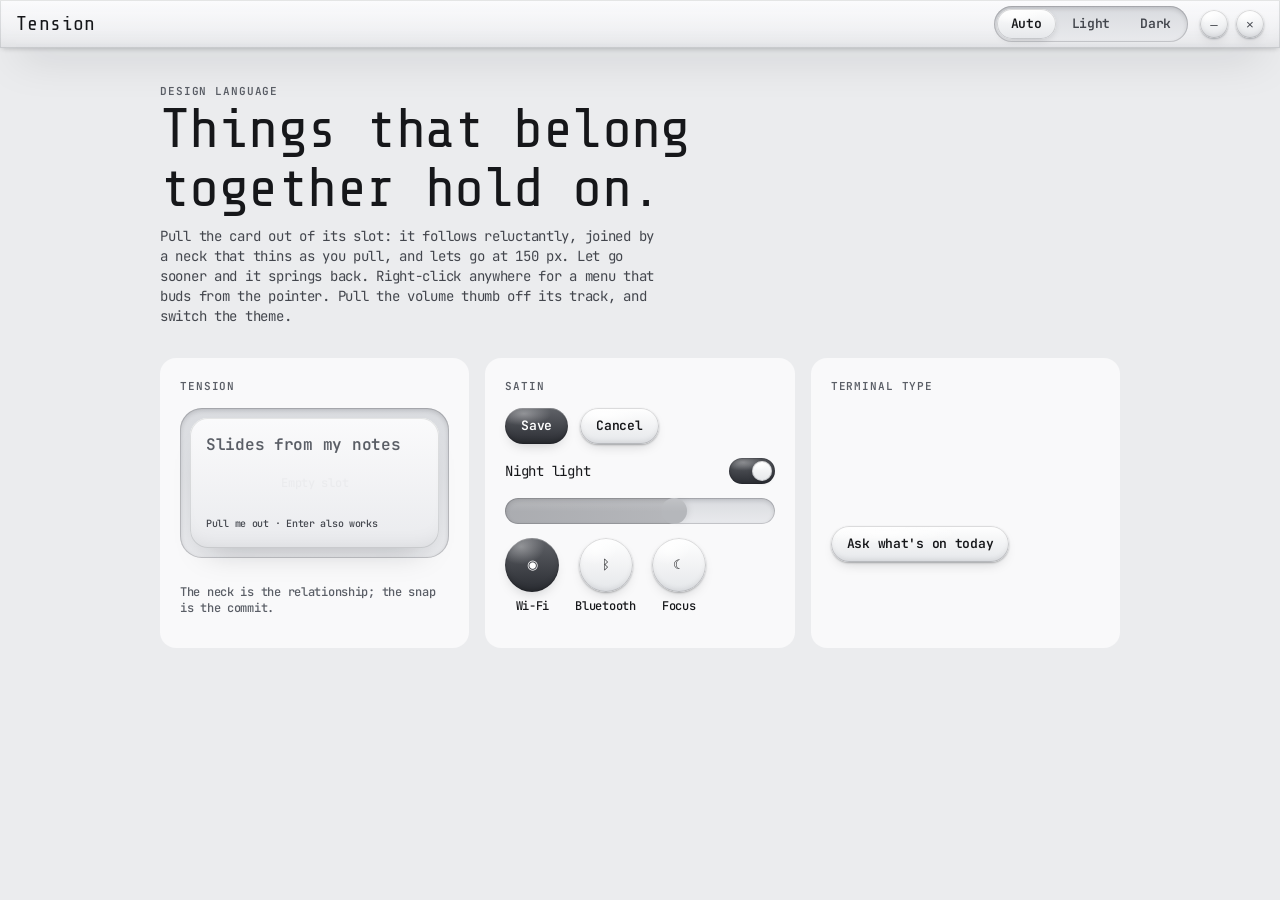
<file: .claude/skills/tension/assets/starter.html>
<!doctype html>
<html lang="en">
<head>
<meta charset="utf-8">
<meta name="viewport" content="width=device-width, initial-scale=1">
<title>Tension Starter</title>
<link rel="preconnect" href="https://fonts.googleapis.com">
<link rel="preconnect" href="https://fonts.gstatic.com" crossorigin>
<link rel="stylesheet" href="https://fonts.googleapis.com/css2?family=JetBrains+Mono:wght@400..700&family=Share+Tech+Mono&display=swap">
<link rel="stylesheet" href="tokens.css">
<link rel="stylesheet" href="satin.css">
<style>
/* A starting point in the Tension language: satin controls, a card that holds on to its slot,
   a menu that buds from the pointer, a reply that types in. Copy, then build from here. */
* { box-sizing: border-box; }
html, body { margin: 0; min-height: 100%; }
body { padding: 0 16px 48px; }
.bar { position: sticky; top: 0; z-index: 10; display: flex; align-items: center; gap: 12px; height: 48px; margin: 0 -16px 32px; padding: 0 16px; border-radius: 0; }
.bar b { font: 400 20px/1 var(--font-display); letter-spacing: 0.02em; }
.bar .grow { flex: 1; }
.caps { display: flex; gap: 8px; }
main { max-width: 960px; margin: 0 auto; display: grid; gap: 32px; }
h1 { font: 400 clamp(32px, 6vw, 56px)/1.05 var(--font-display); margin: 0; letter-spacing: -0.01em; text-wrap: balance; }
.lead { margin: 8px 0 0; max-width: 62ch; color: var(--c-text-2); }
.overline { font: var(--text-overline); letter-spacing: 0.08em; text-transform: uppercase; color: var(--c-text-3); }
.grid { display: grid; grid-template-columns: repeat(auto-fit, minmax(260px, 1fr)); gap: 16px; }
.t-paper { padding: 20px; display: grid; gap: 14px; align-content: start; }
.row { display: flex; align-items: center; gap: 12px; flex-wrap: wrap; }
.row.spread { justify-content: space-between; }
.rounds { display: flex; gap: 16px; }
.rounds label { display: grid; justify-items: center; gap: 6px; font: var(--text-caption); }
/* the stack: a slot, and a card that holds on to it */
.slot { position: relative; height: 150px; border-radius: var(--radius-xl); background: var(--trk); box-shadow: var(--trk-edge); display: grid; place-items: center; color: var(--c-text-3); font: var(--text-caption); }
.card { position: absolute; inset: 10px; border-radius: 18px; padding: 16px; background: var(--sat-panel); box-shadow: var(--sat-edge), 0 18px 30px -18px var(--sat-drop); cursor: grab; user-select: none; display: grid; align-content: space-between; }
.card:active { cursor: grabbing; }
.card b { font: var(--text-title-sm); letter-spacing: inherit; }
.card small { color: var(--c-text-2); }
.reply { min-height: 3.2em; font: 400 20px/1.4 var(--font-display); }
.reply:not(:empty)::before { content: "> "; color: var(--c-text-3); }
.hint { font: var(--text-caption); color: var(--c-text-3); }
@media (max-width: 520px) { .bar .t-seg { display: none; } }
</style>
</head>
<body>
<header class="bar t-panel">
  <b>Tension</b><span class="grow"></span>
  <div class="t-seg" role="group" aria-label="Theme" id="theme"><button type="button" data-v="auto" aria-pressed="true">Auto</button><button type="button" data-v="light" aria-pressed="false">Light</button><button type="button" data-v="dark" aria-pressed="false">Dark</button></div>
  <div class="caps"><button type="button" class="t-cap" aria-label="Minimise">–</button><button type="button" class="t-cap close" aria-label="Close">×</button></div>
</header>

<main>
  <div>
    <span class="overline">Design language</span>
    <h1>Things that belong together hold on.</h1>
    <p class="lead">Pull the card out of its slot: it follows reluctantly, joined by a neck that thins as you pull, and lets go at 150 px. Let go sooner and it springs back. Right-click anywhere for a menu that buds from the pointer. Pull the volume thumb off its track, and switch the theme.</p>
  </div>

  <div class="grid">
    <section class="t-paper" aria-label="Stack">
      <span class="overline">Tension</span>
      <div class="slot" id="slot">Empty slot<div class="card" id="card" tabindex="0" aria-label="Slides from my notes. Drag out of the stack, or press Enter to take it out"><b>Slides from my notes</b><small>Pull me out · Enter also works</small></div></div>
      <p class="hint" id="cardNote">The neck is the relationship; the snap is the commit.</p>
    </section>

    <section class="t-paper" aria-label="Controls">
      <span class="overline">Satin</span>
      <div class="row"><button type="button" class="t-btn primary">Save</button><button type="button" class="t-btn">Cancel</button></div>
      <label class="row spread">Night light <input type="checkbox" class="t-switch" checked></label>
      <input type="range" class="t-slider" min="0" max="100" value="64" aria-label="Volume" id="vol">
      <div class="rounds">
        <label><button type="button" class="t-round" aria-pressed="true" aria-label="Wi-Fi">◉</button>Wi-Fi</label>
        <label><button type="button" class="t-round" aria-pressed="false" aria-label="Bluetooth">ᛒ</button>Bluetooth</label>
        <label><button type="button" class="t-round" aria-pressed="false" aria-label="Focus">☾</button>Focus</label>
      </div>
    </section>

    <section class="t-paper" aria-label="Reply">
      <span class="overline">Terminal type</span>
      <p class="reply" id="reply" aria-live="polite"></p>
      <div class="row"><button type="button" class="t-btn" id="ask">Ask what's on today</button></div>
    </section>
  </div>
</main>

<div class="t-menu t-panel" id="menu" role="menu" hidden>
  <button type="button" role="menuitem">New folder</button>
  <button type="button" role="menuitem">Add widgets…</button>
  <hr>
  <button type="button" role="menuitem">Display settings</button>
</div>

<script src="tension.js"></script>
<script>
const { tether, budNeck, typeOut, springTo, segFlow, membrane, EASE } = window.Tension;
const $ = s => document.querySelector(s);

// theme: auto follows the system; tokens.css switches on data-theme
$('#theme').addEventListener('click', e => {
  const b = e.target.closest('button'); if (!b) return;
  if (b.dataset.v === 'auto') delete document.documentElement.dataset.theme; else document.documentElement.dataset.theme = b.dataset.v;
  $('#theme').querySelectorAll('button').forEach(x => x.setAttribute('aria-pressed', x === b));
});

// round toggles and the slider fill
document.querySelectorAll('.t-round').forEach(b => b.addEventListener('click', () => b.setAttribute('aria-pressed', b.getAttribute('aria-pressed') !== 'true')));
const vol = $('#vol'), fill = () => vol.style.setProperty('--pf', vol.value / vol.max);
vol.addEventListener('input', fill); fill();
membrane(vol);                 // pull the thumb up or down off the track
segFlow($('#theme'));           // the selection flows from option to option

// the card holds on to its slot; past 150 px it is free, and dropped it lands back on a recoil
const card = $('#card'), note = $('#cardNote');
tether(card, {
  snap: 150,
  onSnap: () => { note.textContent = 'Let go: it left the stack.'; },
  onCancel: () => { note.textContent = 'Let go too soon: it sprang back, nothing changed.'; },
  onDrop: () => {
    // a demo has nowhere to put it, so it comes home on the recoil spring
    const [x, y] = (card.style.translate || '0px 0px').split(' ').map(parseFloat);
    springTo(1, 0, 620, k => { card.style.translate = `${x * k}px ${(y || 0) * k}px`; }, () => { card.style.translate = ''; });
  },
});
// the plain alternative: the keyboard
card.addEventListener('keydown', e => { if (e.key === 'Enter') note.textContent = 'Taken out of the stack (keyboard).'; });

// a right-click menu buds from the pointer and is drawn back into it when you choose
const menu = $('#menu'); let origin = null;
addEventListener('contextmenu', e => {
  e.preventDefault();
  origin = [e.clientX, e.clientY];
  menu.hidden = false;
  const r = menu.getBoundingClientRect();
  const x = Math.min(e.clientX + 8, innerWidth - r.width - 8), y = Math.min(e.clientY + 8, innerHeight - r.height - 8);
  menu.style.left = x + 'px'; menu.style.top = y + 'px';
  menu.animate([{ transform: 'scale(0.6)', opacity: 0 }, { transform: 'none', opacity: 1 }], { duration: 300, easing: EASE.recoil, fill: 'backwards' });
  menu.style.transformOrigin = `${origin[0] - x}px ${origin[1] - y}px`;
  budNeck(origin, 3, () => (menu.hidden ? null : [Math.max(x + 8, Math.min(origin[0], x + r.width - 8)), y + 6]), 8, 260);   // into the menu's top edge, clear of its rows
  menu.querySelector('button').focus({ preventScroll: true });
});
const closeMenu = () => {
  if (menu.hidden) return;
  const r = menu.getBoundingClientRect(), at = [r.left + 8, r.top + 6];
  budNeck(origin, 3, () => at, 8, 220, { back: true });
  menu.animate([{ transform: 'none', opacity: 1 }, { transform: 'scale(0.6)', opacity: 0 }], { duration: 180, easing: EASE.in }).finished.then(() => { menu.hidden = true; });
};
menu.addEventListener('click', e => { if (e.target.closest('button')) closeMenu(); });
addEventListener('pointerdown', e => { if (!e.target.closest('#menu')) closeMenu(); });
addEventListener('keydown', e => { if (e.key === 'Escape') closeMenu(); });

// a reply types in like terminal output
$('#ask').addEventListener('click', () => typeOut($('#reply'), 'Two things today: the design review at 10:00, then a call with Arif at 14:30.'));
</script>
</body>
</html>
</file>
<file: .claude/skills/tension/assets/tokens.css>
/*
 * SIX OS — Design tokens ("Soft Matter" design language)
 * Source of truth for CSS-based shells, web apps and prototypes.
 * tokens.json mirrors these values for native toolkits (Qt/QML, GTK, Flutter…).
 *
 * Theme switching:
 *   - default follows the OS preference (prefers-color-scheme)
 *   - [data-theme="light" | "dark"] on <html> forces a theme
 *   - [data-transparency="reduced"], [data-motion="reduced"], [data-contrast="more"],
 *     [data-density="touch"] are user accessibility modes (see guide/11-accessibility.md)
 */

:root {
  /* ── Typography ───────────────────────────────────────── */
  /* Terminal type. Every face is monospaced and open-licensed (OFL): JetBrains Mono for all
     reading text, Share Tech Mono for display sizes and the wordmark, VT323 for the boot screen
     only. Scripts the mono faces lack fall back to Noto. */
  --font-ui: "JetBrains Mono", "Noto Sans Mono", "Noto Sans Bengali", "Noto Sans Arabic",
    "Noto Sans Devanagari", "Noto Sans CJK SC", ui-monospace, monospace;
  --font-display: "Share Tech Mono", "JetBrains Mono", ui-monospace, monospace;
  --font-mono: "JetBrains Mono", "Noto Sans Mono", ui-monospace, monospace;
  --font-pixel: "VT323", "JetBrains Mono", monospace;
  --tracking-ui: -0.02em; /* monospace runs wide; body text tracks in slightly */

  /* ── Brand ─────────────────────────────────────────────── */
  /* The SIX mark and boot screen. Brand colour is for the logo, app icon and boot, not for UI
     accents (those follow the user's accent setting). */
  --brand: #1b3cff;
  --brand-hi: #2b50ff;
  --brand-lo: #1230d6;
  --brand-ink: #c9d3ff;
  --brand-night: #0a1440;

  /* size / line-height pairs — desktop base is 14px (scaled by the user's Text size setting) */
  --text-overline: 600 11px/16px var(--font-ui);
  --text-caption: 500 12px/16px var(--font-ui);
  --text-body-sm: 400 13px/18px var(--font-ui);
  --text-body: 400 14px/20px var(--font-ui);
  --text-body-lg: 400 16px/24px var(--font-ui);
  --text-label: 600 13px/16px var(--font-ui);
  --text-title-sm: 600 16px/22px var(--font-ui);
  --text-title: 600 20px/28px var(--font-ui);
  --text-title-lg: 400 28px/34px var(--font-display);
  --text-headline: 400 40px/46px var(--font-display);
  --text-display: 400 56px/60px var(--font-display);
  --text-hero: 400 96px/96px var(--font-display); /* lock-screen clock only */

  --tracking-tight: -0.01em;
  --tracking-normal: 0;
  --tracking-caps: 0.08em;

  /* ── Spacing (4px grid) ───────────────────────────────── */
  --space-0: 0;
  --space-1: 2px;
  --space-2: 4px;
  --space-3: 8px;
  --space-4: 12px;
  --space-5: 16px;
  --space-6: 20px;
  --space-7: 24px;
  --space-8: 32px;
  --space-9: 40px;
  --space-10: 48px;
  --space-11: 64px;

  /* ── Radii ─────────────────────────────────────────────── */
  --radius-xs: 6px;   /* chips, checkboxes */
  --radius-sm: 8px;   /* inputs, list rows */
  --radius-md: 12px;  /* buttons, menus, popovers */
  --radius-lg: 16px;  /* windows, cards */
  --radius-xl: 22px;  /* clay tiles, quick-settings tiles */
  --radius-2xl: 28px; /* dock, Six Search, large sheets */
  --radius-full: 999px;
  --radius-icon: 24%; /* app-icon squircle, relative to icon size */

  /* ── Sizes ─────────────────────────────────────────────── */
  --control-sm: 28px;
  --control-md: 36px;
  --control-lg: 44px;
  --target-min: 32px;     /* pointer mode (WCAG 2.2 AA requires 24) */
  --titlebar-h: 44px;
  --menubar-h: 32px;
  --dock-h: 68px;
  --dock-icon: 48px;
  --dock-magnify: 1.5;     /* max icon scale under the pointer */
  --dock-gap: 8px;         /* dock floats 8px above the screen edge */
  --icon-sm: 16px;
  --icon-md: 20px;
  --icon-lg: 24px;
  --appicon-radius: 23%;
  --appicon-grid: 56px;
  --measure: 68ch;        /* max line length for reading */

  /* ── Motion ───────────────────────────────────────────── */
  --dur-instant: 80ms;    /* press feedback */
  --dur-fast: 140ms;      /* hover, toggles */
  --dur-base: 240ms;      /* popovers, menus */
  --dur-slow: 420ms;      /* windows, stacks, overview */
  --dur-ambient: 9s;      /* wallpaper / orb idle loops */
  --ease-standard: cubic-bezier(0.2, 0, 0, 1);
  --ease-out: cubic-bezier(0.16, 1, 0.3, 1);
  --ease-in: cubic-bezier(0.55, 0, 0.75, 0.2);
  --ease-in-out: cubic-bezier(0.65, 0, 0.35, 1);
  /* precise: a spring with damping ratio 0.86, overshoots 0.5 %; reads as a machined part, not a ball */
  --ease-spring: linear(0, 0.021, 0.075, 0.148, 0.232, 0.321, 0.408, 0.492, 0.57, 0.64, 0.703, 0.757,
    0.805, 0.845, 0.879, 0.907, 0.93, 0.948, 0.963, 0.974, 0.983, 0.99, 0.995, 0.999, 1.002, 1.003, 1.004,
    1.005, 1.005, 1.005, 1.005, 1.004, 1.004, 1.003, 1);
  /* detent: damping ratio 0.68, overshoots 5 %; only where something lands (a card into a stack) */
  --ease-detent: linear(0, 0.034, 0.118, 0.232, 0.359, 0.487, 0.607, 0.714, 0.806, 0.882, 0.941, 0.985,
    1.017, 1.037, 1.049, 1.054, 1.054, 1.05, 1.045, 1.038, 1.031, 1.024, 1.018, 1.013, 1.008, 1.005, 1.002,
    1, 0.998, 0.998, 0.997, 0.997, 0.997, 0.997, 1);
  /* recoil: damping ratio 0.72, overshoots 3.7 %; tension only: a control, a neck or a card let go */
  --ease-recoil: linear(0, 0.026, 0.093, 0.185, 0.29, 0.399, 0.506, 0.606, 0.695, 0.774, 0.84,
    0.895, 0.939, 0.973, 0.998, 1.016, 1.028, 1.035, 1.038, 1.038, 1.037, 1.034, 1.03, 1.026,
    1.022, 1.018, 1.014, 1.011, 1.008, 1.005, 1.003, 1.002, 1.001, 1, 0.999, 0.999, 0.999, 0.999,
    0.999, 0.999, 0.999, 0.999, 0.999, 0.999, 1);
  /* membrane: damping ratio 0.64; what leans after a pull (cards behind, the Bin bulging) */
  --ease-membrane: linear(0, 0.027, 0.095, 0.191, 0.302, 0.418, 0.533, 0.641, 0.738, 0.822, 0.893,
    0.95, 0.995, 1.027, 1.05, 1.064, 1.071, 1.073, 1.07, 1.065, 1.058, 1.05, 1.041, 1.033, 1.025,
    1.018, 1.012, 1.007, 1.003, 1, 0.998, 0.996, 0.995, 0.995, 0.995, 0.995, 0.995, 0.996, 0.996,
    0.997, 0.998, 0.998, 0.999, 0.999, 1);

  /* ── Tension (guide/08-motion.md › Tension) ─────────────── */
  --tension-snap: 150px;     /* a card leaves its stack */
  --tension-snap-sm: 100px;  /* files, buttons, chips, toggles, slider membranes */
  --neck-max: 0.7;           /* × the short side: the thickest a neck gets */
  --neck-min: 8px;           /* below this the surface can't hold; a hairline thread takes over */
  --neck-falloff: 0.8;       /* thickness × (1 − d / snap) ^ falloff */
  --merge-gap: 40px;         /* plasma clay's fusing distance */

  /* ── Color: light ─────────────────────────────────────── */
  color-scheme: light;
  --c-bg: #ebecee;            /* "Porcelain" — app background, desktop fallback */
  --c-surface: #f9f9fa;       /* windows, cards */
  --c-surface-2: #e2e3e6;     /* sunken wells, sidebars, inputs */
  --c-surface-3: #d5d7db;     /* hovered rows, pressed wells */
  --c-line: #cdd0d5;          /* hairlines, dividers */
  --c-line-strong: #868a93;   /* input borders (3:1 non-text contrast) */
  --c-text: #16171a;
  --c-text-2: #43464d;
  --c-text-3: #5a5e66;
  --c-text-on-accent: #ffffff;

  --c-accent: #34373e;        /* "Graphite" — the default; silver in dark. Colour comes from Six and the accent options */
  --c-accent-hover: #1f2126;
  --c-accent-soft: #dfe1e5;
  --c-focus: #34373e;

  --c-info: #066a75;          /* Tide */
  --c-success: #1a6d47;       /* Moss */
  --c-warning: #85540e;       /* Sun */
  --c-danger: #b13a2a;        /* Ember */
  --c-info-soft: #cdeef1;
  --c-success-soft: #cfeedd;
  --c-warning-soft: #fbeac6;
  --c-danger-soft: #fbdcd5;

  /* clay tile pastels (app icons, quick tiles, illustrations) — always with --c-text on top */
  --clay-lilac: #d9d2ff;
  --clay-mint: #c4eedb;
  --clay-peach: #ffd8c9;
  --clay-sky: #c7e6f7;
  --clay-butter: #ffebb3;
  --clay-rose: #ffd1e3;

  /* plasma wallpaper moods */
  --plasma-1: #7b6cff;
  --plasma-2: #39c6d4;
  --plasma-3: #ff8a6b;
  --plasma-4: #f6c9ff;

  /* plasma clay moods: deep, mid, vein, glint (dark theme values; light theme mixes toward white) */
  --mood-matte-1: #060607; --mood-matte-2: #151517; --mood-matte-3: #d4d4d9; --mood-matte-4: #2a2a2e; /* default; light: #d4d4d8 → #f7f7f8 */
  --mood-tidal-1: #05262c; --mood-tidal-2: #0e4c55; --mood-tidal-3: #5fd8cb; --mood-tidal-4: #7b6cff;
  --mood-aurora-1: #17123f; --mood-aurora-2: #3a2f8f; --mood-aurora-3: #9ef0ff; --mood-aurora-4: #ff8a6b;
  --mood-ember-1: #240c18; --mood-ember-2: #6b2236; --mood-ember-3: #ffb86b; --mood-ember-4: #ff6b4a;

  /* Six, the assistant (from the SIX assistant character canvas) */
  --pip-line: #9a3c1c;        /* Bloom's ember, as text */
  --pip-deep: #e0402a;
  --pip-glow: #ff9a3c;
  --pip-core: #ffd9b0;

  /* ── Materials ────────────────────────────────────────── */
  /* Clay: things you touch */
  --clay-highlight: rgba(255, 255, 255, 0.75);
  --clay-shade: rgba(20, 22, 28, 0.14);
  --clay-drop: rgba(20, 22, 28, 0.2);
  --clay-1: 0 2px 4px -1px var(--clay-drop), inset 0 1px 0 var(--clay-highlight),
    inset 0 -2px 3px var(--clay-shade);
  --clay-2: 0 8px 16px -6px var(--clay-drop), inset 2px 3px 4px var(--clay-highlight),
    inset -3px -4px 8px var(--clay-shade);
  --clay-3: 0 16px 28px -10px var(--clay-drop), inset 3px 4px 6px var(--clay-highlight),
    inset -5px -6px 12px var(--clay-shade);
  --clay-pressed: inset 2px 3px 6px var(--clay-shade), inset -1px -1px 2px var(--clay-highlight);

  /* Plasma glass: things that float over content */
  --glass-fill: rgba(249, 249, 250, 0.78);
  --glass-fill-strong: rgba(249, 249, 250, 0.9);
  --glass-blur: 28px;
  --glass-saturate: 1.6;
  --glass-rim: rgba(255, 255, 255, 0.7);
  --glass-edge: rgba(20, 22, 28, 0.12);

  /* Elevation shadows for flat surfaces (windows, cards) */
  --shadow-1: 0 1px 2px rgba(16, 18, 22, 0.08), 0 1px 1px rgba(16, 18, 22, 0.04);
  --shadow-2: 0 4px 12px -2px rgba(16, 18, 22, 0.12), 0 2px 4px rgba(16, 18, 22, 0.06);
  --shadow-3: 0 18px 40px -12px rgba(16, 18, 22, 0.28), 0 4px 10px rgba(16, 18, 22, 0.08);
  --shadow-4: 0 32px 64px -16px rgba(16, 18, 22, 0.38), 0 8px 18px rgba(16, 18, 22, 0.12);

  /* Plasma clay: home surfaces drawn by one shader (guide/05-materials.md §5) */
  --liquid-blend: 40px;      /* smooth-union distance; viscosity presets 54 / 40 / 32 / off */
  --liquid-bevel: 24px;
  --liquid-fill: 0.78;       /* surface fill floor over the refracted wallpaper */
  --liquid-frost: 0.55;
  --liquid-refraction: 1;
  --liquid-max-surfaces: 12;
  --liquid-grid: 24px;

  --focus-ring: 0 0 0 2px var(--c-surface), 0 0 0 4px var(--c-focus);
  --scrim: rgba(12, 12, 14, 0.4);
}

/* ── Color: dark (system preference, unless forced light) ── */
@media (prefers-color-scheme: dark) {
  :root:not([data-theme="light"]) {
    color-scheme: dark;
    --pip-line: #ffa064;
    --pip-deep: #e0402a;
    --liquid-fill: 0.72;
    --c-bg: #0c0c0e;
    --c-surface: #18191c;
    --c-surface-2: #222327;
    --c-surface-3: #2d2f33;
    --c-line: #303236;
    --c-line-strong: #6b6e75;
    --c-text: #f3f4f6;
    --c-text-2: #bfc2c8;
    --c-text-3: #979ba3;
    --c-text-on-accent: #111214;
    --c-accent: #d4d7dd;
    --c-accent-hover: #e8eaee;
    --c-accent-soft: #2c2e33;
    --c-focus: #e8eaee;
    --c-info: #4fd1dc;
    --c-success: #5fd49a;
    --c-warning: #f2b95a;
    --c-danger: #ff8a78;
    --c-info-soft: #113a3f;
    --c-success-soft: #123a28;
    --c-warning-soft: #3d2c0f;
    --c-danger-soft: #45201b;
    --clay-lilac: #3b3470;
    --clay-mint: #1e4a3a;
    --clay-peach: #5a3227;
    --clay-sky: #1f4256;
    --clay-butter: #54451b;
    --clay-rose: #5a2840;
    --clay-highlight: rgba(255, 255, 255, 0.14);
    --clay-shade: rgba(0, 0, 0, 0.35);
    --clay-drop: rgba(0, 0, 0, 0.5);
    --glass-fill: rgba(24, 25, 28, 0.72);
    --glass-fill-strong: rgba(24, 25, 28, 0.88);
    --glass-rim: rgba(255, 255, 255, 0.12);
    --glass-edge: rgba(0, 0, 0, 0.4);
    --shadow-1: 0 1px 2px rgba(0, 0, 0, 0.4);
    --shadow-2: 0 4px 12px -2px rgba(0, 0, 0, 0.5);
    --shadow-3: 0 18px 40px -12px rgba(0, 0, 0, 0.65), 0 0 0 1px rgba(255, 255, 255, 0.06);
    --shadow-4: 0 32px 64px -16px rgba(0, 0, 0, 0.75), 0 0 0 1px rgba(255, 255, 255, 0.08);
  }
}

:root[data-theme="dark"] {
  color-scheme: dark;
  --pip-line: #ffa064;
  --pip-deep: #e0402a;
  --liquid-fill: 0.72;
  --c-bg: #0c0c0e;
  --c-surface: #18191c;
  --c-surface-2: #222327;
  --c-surface-3: #2d2f33;
  --c-line: #303236;
  --c-line-strong: #6b6e75;
  --c-text: #f3f4f6;
  --c-text-2: #bfc2c8;
  --c-text-3: #979ba3;
  --c-text-on-accent: #111214;
  --c-accent: #d4d7dd;
  --c-accent-hover: #e8eaee;
  --c-accent-soft: #2c2e33;
  --c-focus: #e8eaee;
  --c-info: #4fd1dc;
  --c-success: #5fd49a;
  --c-warning: #f2b95a;
  --c-danger: #ff8a78;
  --c-info-soft: #113a3f;
  --c-success-soft: #123a28;
  --c-warning-soft: #3d2c0f;
  --c-danger-soft: #45201b;
  --clay-lilac: #3b3470;
  --clay-mint: #1e4a3a;
  --clay-peach: #5a3227;
  --clay-sky: #1f4256;
  --clay-butter: #54451b;
  --clay-rose: #5a2840;
  --clay-highlight: rgba(255, 255, 255, 0.14);
  --clay-shade: rgba(0, 0, 0, 0.35);
  --clay-drop: rgba(0, 0, 0, 0.5);
  --glass-fill: rgba(24, 25, 28, 0.72);
  --glass-fill-strong: rgba(24, 25, 28, 0.88);
  --glass-rim: rgba(255, 255, 255, 0.12);
  --glass-edge: rgba(0, 0, 0, 0.4);
  --shadow-1: 0 1px 2px rgba(0, 0, 0, 0.4);
  --shadow-2: 0 4px 12px -2px rgba(0, 0, 0, 0.5);
  --shadow-3: 0 18px 40px -12px rgba(0, 0, 0, 0.65), 0 0 0 1px rgba(255, 255, 255, 0.06);
  --shadow-4: 0 32px 64px -16px rgba(0, 0, 0, 0.75), 0 0 0 1px rgba(255, 255, 255, 0.08);
}

/* ── Satin: floating panels and every control (guide/05-materials.md §2) ── */
:root {
  --sat-a: rgba(252, 252, 253, 0.95); --sat-b: rgba(234, 235, 238, 0.94);
  --sat-rim: rgba(16, 18, 22, 0.11); --sat-lip: rgba(255, 255, 255, 0.95); --sat-shade: rgba(16, 18, 22, 0.1); --sat-drop: rgba(16, 18, 22, 0.26);
  --ctl-a: #ffffff; --ctl-b: #e5e7ea; --ctl-rim: rgba(16, 18, 22, 0.15); --ctl-lip: #ffffff; --ctl-shade: rgba(16, 18, 22, 0.13); --ctl-drop: rgba(16, 18, 22, 0.28); --ctl-glint: rgba(255, 255, 255, 0.9);
  --trk-a: #d9dbdf; --trk-b: #e9eaed; --trk-shade: rgba(16, 18, 22, 0.18);
  --on-a: color-mix(in srgb, var(--c-accent) 78%, #fff); --on-b: color-mix(in srgb, var(--c-accent) 82%, #000); --on-glint: rgba(255, 255, 255, 0.35);
}
@media (prefers-color-scheme: dark) {
  :root:not([data-theme="light"]) {
    --sat-a: rgba(42, 44, 49, 0.94); --sat-b: rgba(21, 22, 25, 0.95);
    --sat-rim: rgba(255, 255, 255, 0.13); --sat-lip: rgba(255, 255, 255, 0.2); --sat-shade: rgba(0, 0, 0, 0.5); --sat-drop: rgba(0, 0, 0, 0.62);
    --ctl-a: #3a3c42; --ctl-b: #18191c; --ctl-rim: rgba(255, 255, 255, 0.22); --ctl-lip: rgba(255, 255, 255, 0.3); --ctl-shade: rgba(0, 0, 0, 0.55); --ctl-drop: rgba(0, 0, 0, 0.7); --ctl-glint: rgba(255, 255, 255, 0.55);
    --trk-a: #111214; --trk-b: #1c1d21; --trk-shade: rgba(0, 0, 0, 0.6);
    --on-a: color-mix(in srgb, var(--c-accent) 80%, #fff); --on-b: color-mix(in srgb, var(--c-accent) 78%, #000); --on-glint: rgba(255, 255, 255, 0.75);
  }
}
:root[data-theme="dark"] {
  --sat-a: rgba(42, 44, 49, 0.94); --sat-b: rgba(21, 22, 25, 0.95);
  --sat-rim: rgba(255, 255, 255, 0.13); --sat-lip: rgba(255, 255, 255, 0.2); --sat-shade: rgba(0, 0, 0, 0.5); --sat-drop: rgba(0, 0, 0, 0.62);
  --ctl-a: #3a3c42; --ctl-b: #18191c; --ctl-rim: rgba(255, 255, 255, 0.22); --ctl-lip: rgba(255, 255, 255, 0.3); --ctl-shade: rgba(0, 0, 0, 0.55); --ctl-drop: rgba(0, 0, 0, 0.7); --ctl-glint: rgba(255, 255, 255, 0.55);
  --trk-a: #111214; --trk-b: #1c1d21; --trk-shade: rgba(0, 0, 0, 0.6);
  --on-a: color-mix(in srgb, var(--c-accent) 80%, #fff); --on-b: color-mix(in srgb, var(--c-accent) 78%, #000); --on-glint: rgba(255, 255, 255, 0.75);
}

/* ── Accent options (Settings › Appearance). Graphite is the default; each option keeps the same
   contrast as Graphite (checked by check_contrast.py) and borrows its hue from a semantic colour. ── */
:root[data-accent="iris"] { --c-accent: #5340d9; --c-accent-hover: #4733c9; --c-accent-soft: #e3dfff; --c-focus: #5340d9; --c-text-on-accent: #ffffff; }
:root[data-accent="tide"] { --c-accent: #066a75; --c-accent-hover: #05555e; --c-accent-soft: #cdeef1; --c-focus: #066a75; --c-text-on-accent: #ffffff; }
:root[data-accent="moss"] { --c-accent: #1a6d47; --c-accent-hover: #145a3a; --c-accent-soft: #cfeedd; --c-focus: #1a6d47; --c-text-on-accent: #ffffff; }
:root[data-accent="sun"] { --c-accent: #85540e; --c-accent-hover: #6e450b; --c-accent-soft: #fbeac6; --c-focus: #85540e; --c-text-on-accent: #ffffff; }
:root[data-accent="iris"][data-theme="dark"] { --c-accent: #9c8fff; --c-accent-hover: #b0a6ff; --c-accent-soft: #2e2a55; --c-focus: #b0a6ff; --c-text-on-accent: #111214; }
:root[data-accent="tide"][data-theme="dark"] { --c-accent: #4fd1dc; --c-accent-hover: #7fe0e8; --c-accent-soft: #113a3f; --c-focus: #7fe0e8; --c-text-on-accent: #111214; }
:root[data-accent="moss"][data-theme="dark"] { --c-accent: #5fd49a; --c-accent-hover: #86e2b4; --c-accent-soft: #123a28; --c-focus: #86e2b4; --c-text-on-accent: #111214; }
:root[data-accent="sun"][data-theme="dark"] { --c-accent: #f2b95a; --c-accent-hover: #f6cd85; --c-accent-soft: #3d2c0f; --c-focus: #f6cd85; --c-text-on-accent: #111214; }
/* follow the system theme too: dark values apply under prefers-color-scheme: dark unless the person chose light */
@media (prefers-color-scheme: dark) {
  :root:not([data-theme="light"])[data-accent="iris"] { --c-accent: #9c8fff; --c-accent-hover: #b0a6ff; --c-accent-soft: #2e2a55; --c-focus: #b0a6ff; --c-text-on-accent: #111214; }
  :root:not([data-theme="light"])[data-accent="tide"] { --c-accent: #4fd1dc; --c-accent-hover: #7fe0e8; --c-accent-soft: #113a3f; --c-focus: #7fe0e8; --c-text-on-accent: #111214; }
  :root:not([data-theme="light"])[data-accent="moss"] { --c-accent: #5fd49a; --c-accent-hover: #86e2b4; --c-accent-soft: #123a28; --c-focus: #86e2b4; --c-text-on-accent: #111214; }
  :root:not([data-theme="light"])[data-accent="sun"] { --c-accent: #f2b95a; --c-accent-hover: #f6cd85; --c-accent-soft: #3d2c0f; --c-focus: #f6cd85; --c-text-on-accent: #111214; }
}

/* ── Accessibility modes (user settings, not decoration) ── */
:root[data-transparency="reduced"] {
  --liquid-fill: 1;
  --liquid-refraction: 0;
  --glass-fill: var(--c-surface);
  --glass-fill-strong: var(--c-surface);
  --glass-blur: 0px;
  --glass-saturate: 1;
}

:root[data-contrast="more"] {
  --c-text-2: var(--c-text);
  --c-text-3: var(--c-text-2);
  --c-line: var(--c-line-strong);
  --glass-fill: var(--c-surface);
  --glass-blur: 0px;
}

:root[data-motion="reduced"] {
  --dur-fast: 0ms;
  --dur-base: 120ms; /* cross-fades only, no movement */
  --dur-slow: 160ms;
  --ease-spring: var(--ease-standard);
  --ease-recoil: var(--ease-standard);
  --ease-membrane: var(--ease-standard);
}

@media (prefers-reduced-motion: reduce) {
  :root:not([data-motion="full"]) {
    --dur-fast: 0ms;
    --dur-base: 120ms;
    --dur-slow: 160ms;
    --ease-spring: var(--ease-standard);
    --ease-recoil: var(--ease-standard);
    --ease-membrane: var(--ease-standard);
  }
}

:root[data-density="touch"] {
  --target-min: 44px;
  --control-sm: 36px;
  --control-md: 44px;
  --control-lg: 52px;
  --titlebar-h: 52px;
  --menubar-h: 40px;
  --dock-h: 76px;
}
</file>
<file: .claude/skills/tension/assets/satin.css>
/* Satin: the material of every control and of things that float (menus, popovers, toasts, bars).
   Less glass: 94–95 % opaque, with a bevel (rim, lip, inner shade), a glint, a soft drop.
   Graphite in light, silver in dark; anything on takes the accent. Import after tokens.css. */

:root {
  --fill-a: color-mix(in srgb, var(--on-a) 46%, var(--trk-b));
  --fill-b: color-mix(in srgb, var(--on-a) 38%, var(--trk-b));
  --sat-panel: linear-gradient(180deg, var(--sat-a), var(--sat-b));
  --sat-edge: inset 0 0 0 1px var(--sat-rim), inset 0 1px 0 var(--sat-lip), inset 0 -14px 22px -16px var(--sat-shade);
  --ctl: radial-gradient(60% 46% at 30% 16%, var(--ctl-glint, rgba(255,255,255,.6)), transparent 72%), linear-gradient(180deg, var(--ctl-a), var(--ctl-b));
  --ctl-edge: inset 0 0 0 1px var(--ctl-rim), inset 0 1px 0 var(--ctl-lip), inset 0 -3px 6px -2px var(--ctl-shade), 0 6px 14px -7px var(--ctl-drop), 0 1px 2px var(--ctl-drop);
  --ctl-on: radial-gradient(60% 46% at 30% 16%, var(--on-glint), transparent 72%), linear-gradient(180deg, var(--on-a), var(--on-b));
  --ctl-on-edge: inset 0 0 0 1px var(--ctl-rim), inset 0 1px 0 var(--on-glint), inset 0 -3px 6px -2px rgba(0, 0, 0, 0.3), 0 6px 14px -7px var(--ctl-drop);
  --trk: linear-gradient(180deg, var(--trk-a), var(--trk-b));
  --trk-edge: inset 0 0 0 1px var(--ctl-rim), inset 0 2px 5px var(--trk-shade);
}

/* type: terminal. Body tracks in a little; ligatures off so -> and != read as typed */
body { font: var(--text-body); letter-spacing: -0.02em; font-variant-ligatures: none; color: var(--c-text); background: var(--c-bg); -webkit-font-smoothing: antialiased; }

/* panels: menus, popovers, toasts, bars */
.t-panel {
  background: var(--sat-panel); border-radius: var(--radius-lg);
  -webkit-backdrop-filter: blur(16px) saturate(1.15); backdrop-filter: blur(16px) saturate(1.15);
  box-shadow: var(--sat-edge), 0 22px 44px -18px var(--sat-drop), 0 2px 6px -2px var(--sat-drop);
}
:root[data-transparency="reduced"] .t-panel, :root[data-contrast="more"] .t-panel { background: var(--c-surface); -webkit-backdrop-filter: none; backdrop-filter: none; }

/* buttons: satin pills; primary (or anything on) takes the accent */
.t-btn {
  display: inline-flex; align-items: center; justify-content: center; gap: 8px; min-height: var(--control-md, 36px); padding: 0 16px;
  border: 0; border-radius: 999px; font: var(--text-label); letter-spacing: inherit; color: var(--c-text);
  background: var(--ctl); box-shadow: var(--ctl-edge); cursor: pointer;
  transition: filter var(--dur-fast) var(--ease-standard), box-shadow var(--dur-fast);
}
.t-btn:hover { filter: brightness(1.05); }
.t-btn:active { box-shadow: var(--trk-edge); }                 /* a press sinks into the surface */
.t-btn.primary, .t-btn.on, .t-btn[aria-pressed="true"] { background: var(--ctl-on); color: var(--c-text-on-accent); box-shadow: var(--ctl-on-edge); }
.t-btn:focus-visible, .t-round:focus-visible, .t-seg button:focus-visible, .t-cap:focus-visible { outline: 2px solid var(--c-focus); outline-offset: 3px; }

/* round toggles (Control Center style): a satin button with its name and state under it */
.t-round { width: 54px; height: 54px; border: 0; border-radius: 50%; display: grid; place-items: center; background: var(--ctl); box-shadow: var(--ctl-edge); color: var(--c-text); cursor: pointer; }
.t-round[aria-pressed="true"] { background: var(--ctl-on); color: var(--c-text-on-accent); box-shadow: var(--ctl-on-edge); }
.t-round:active { transform: scale(0.96); }

/* switches: a satin well, a glossy bead */
.t-switch { appearance: none; -webkit-appearance: none; position: relative; width: 46px; height: 26px; margin: 0; border-radius: 999px; background: var(--trk); box-shadow: var(--trk-edge); cursor: pointer; flex: none; transition: background var(--dur-fast); }
.t-switch::after { content: ""; position: absolute; top: 3px; left: 3px; width: 20px; height: 20px; border-radius: 50%; background: var(--ctl); box-shadow: inset 0 0 0 1px var(--ctl-rim), 0 2px 5px -1px var(--ctl-drop); transition: transform var(--dur-base) var(--ease-spring); }
.t-switch:checked { background: var(--ctl-on); box-shadow: inset 0 0 0 1px var(--ctl-rim), inset 0 2px 5px rgba(0, 0, 0, 0.25); }
.t-switch:checked::after { transform: translateX(20px); }
.t-switch:focus-visible { outline: 2px solid var(--c-focus); outline-offset: 3px; }

/* sliders: a sunken pill, a fill of the accent's light whose round end is the thumb.
   Set --pf (0–1) from JS on input so the fill follows: el.style.setProperty('--pf', value / max) */
.t-slider { -webkit-appearance: none; appearance: none; --rh: 26px; width: 100%; height: var(--rh); background: transparent; margin: 0; cursor: pointer; }
.t-slider::-webkit-slider-runnable-track { height: var(--rh); border-radius: 999px; box-shadow: var(--trk-edge);
  --fw: calc(var(--rh) / 2 + (100% - var(--rh)) * var(--pf, 0.5));
  background: linear-gradient(180deg, rgba(255, 255, 255, 0.16), rgba(255, 255, 255, 0) 52%) 0 0 / var(--fw) 100% no-repeat,
    linear-gradient(90deg, var(--fill-a), var(--fill-b)) 0 0 / var(--fw) 100% no-repeat, var(--trk); }
.t-slider::-webkit-slider-thumb { -webkit-appearance: none; width: var(--rh); height: var(--rh); border-radius: 50%; background: linear-gradient(180deg, rgba(255, 255, 255, 0.16), transparent 52%), var(--fill-b); box-shadow: 4px 0 10px -6px var(--ctl-drop); }
.t-slider::-moz-range-track { height: var(--rh); border-radius: 999px; background: var(--trk); box-shadow: var(--trk-edge); }
.t-slider::-moz-range-progress { height: var(--rh); border-radius: 999px; background: linear-gradient(90deg, var(--fill-a), var(--fill-b)); }
.t-slider::-moz-range-thumb { width: var(--rh); height: var(--rh); border: 0; border-radius: 50%; background: var(--fill-b); }
.t-slider:focus-visible { outline: 2px solid var(--c-focus); outline-offset: 4px; border-radius: 999px; }

/* segmented controls: a satin well with one raised drop of selection */
.t-seg { display: inline-flex; gap: 2px; padding: 3px; border-radius: 999px; background: var(--trk); box-shadow: var(--trk-edge); }
.t-seg button { border: 0; background: transparent; height: 30px; padding: 0 14px; border-radius: 999px; font: var(--text-label); letter-spacing: inherit; color: var(--c-text-2); cursor: pointer; }
.t-seg button[aria-pressed="true"] { background: var(--ctl); color: var(--c-text); box-shadow: inset 0 0 0 1px var(--ctl-rim), inset 0 1px 0 var(--ctl-lip), 0 3px 8px -4px var(--ctl-drop); }
:root[data-contrast="more"] .t-seg, :root[data-contrast="more"] .t-switch { box-shadow: inset 0 0 0 1.5px var(--c-line-strong); }
/* with Tension.segFlow(seg): one drop of selection that flows between options */
.t-seg.has-blob { position: relative; isolation: isolate; }
.t-seg-blob { position: absolute; z-index: -1; border-radius: 999px; background: var(--ctl); box-shadow: inset 0 0 0 1px var(--ctl-rim), inset 0 1px 0 var(--ctl-lip), 0 3px 8px -4px var(--ctl-drop); pointer-events: none; }
.t-seg.has-blob > button[aria-pressed="true"] { background: transparent; box-shadow: none; color: var(--c-text); }
/* with Tension.membrane(range): the bent track is drawn over the input while it bends */
.t-slider.bending::-webkit-slider-runnable-track { background: transparent; box-shadow: none; }
.t-slider.bending::-webkit-slider-thumb { opacity: 0; }
.t-slider.bending::-moz-range-track, .t-slider.bending::-moz-range-progress { background: transparent; box-shadow: none; }
.t-slider.bending::-moz-range-thumb { opacity: 0; }
.t-mem-off { fill: var(--trk-b); stroke: var(--ctl-rim); stroke-width: 1; }
.t-mem-on { fill: var(--fill-b); }
.t-mem-thumb { fill: var(--fill-b); stroke: var(--ctl-rim); stroke-width: 1; }

/* menus: a satin panel; the hovered row takes the accent */
.t-menu { position: fixed; min-width: 220px; max-width: 340px; padding: 6px; z-index: 2000; }
.t-menu button { display: flex; width: 100%; align-items: center; justify-content: space-between; gap: 16px; height: 30px; padding: 0 10px; border: 0; border-radius: 8px; background: transparent; color: var(--c-text); font: var(--text-body); letter-spacing: inherit; text-align: left; cursor: pointer; }
.t-menu button:hover, .t-menu button:focus-visible { background: var(--ctl-on); color: var(--c-text-on-accent); outline: none; }
.t-menu hr { border: 0; height: 1px; background: var(--c-line); margin: 5px 8px; }

/* window buttons: 28 px satin circles, on the right; close turns red on hover */
.t-cap { width: 28px; height: 28px; border: 0; border-radius: 50%; display: grid; place-items: center; background: var(--ctl); box-shadow: var(--ctl-edge); color: var(--c-text-2); cursor: pointer; }
.t-cap.close:hover { background: var(--c-danger); color: #fff; }

/* paper: where work happens. Flat, opaque, separated by whitespace and hairlines, never shadows */
.t-paper { background: var(--c-surface); border-radius: var(--radius-lg); }

/* necks and tendrils on the overlay: made of what they join. Over paper, a neck the colour of
   paper disappears: lift the pulled thing into satin and give its neck the well colour (.well) */
.neck { fill: var(--c-surface); }
.neck.well { fill: var(--c-surface-3); }
.t-lifted { background: var(--sat-panel); box-shadow: var(--sat-edge), 0 18px 30px -18px var(--sat-drop); border-radius: var(--radius-md); }
.neck.accent { fill: var(--c-accent); }
.neck.ink { fill: #0b0b0d; }

/* terminal typing: a block cursor rides the end of the line, then blinks out */
.typing::after { content: ""; display: inline-block; width: 0.55em; height: 1.05em; margin-left: 0.12em; vertical-align: -0.16em; background: currentColor; animation: t-cursor 1.06s steps(1) infinite; }
@keyframes t-cursor { 50% { opacity: 0; } }
@media (prefers-reduced-motion: reduce) { .typing::after { animation: none; } }
</file>
